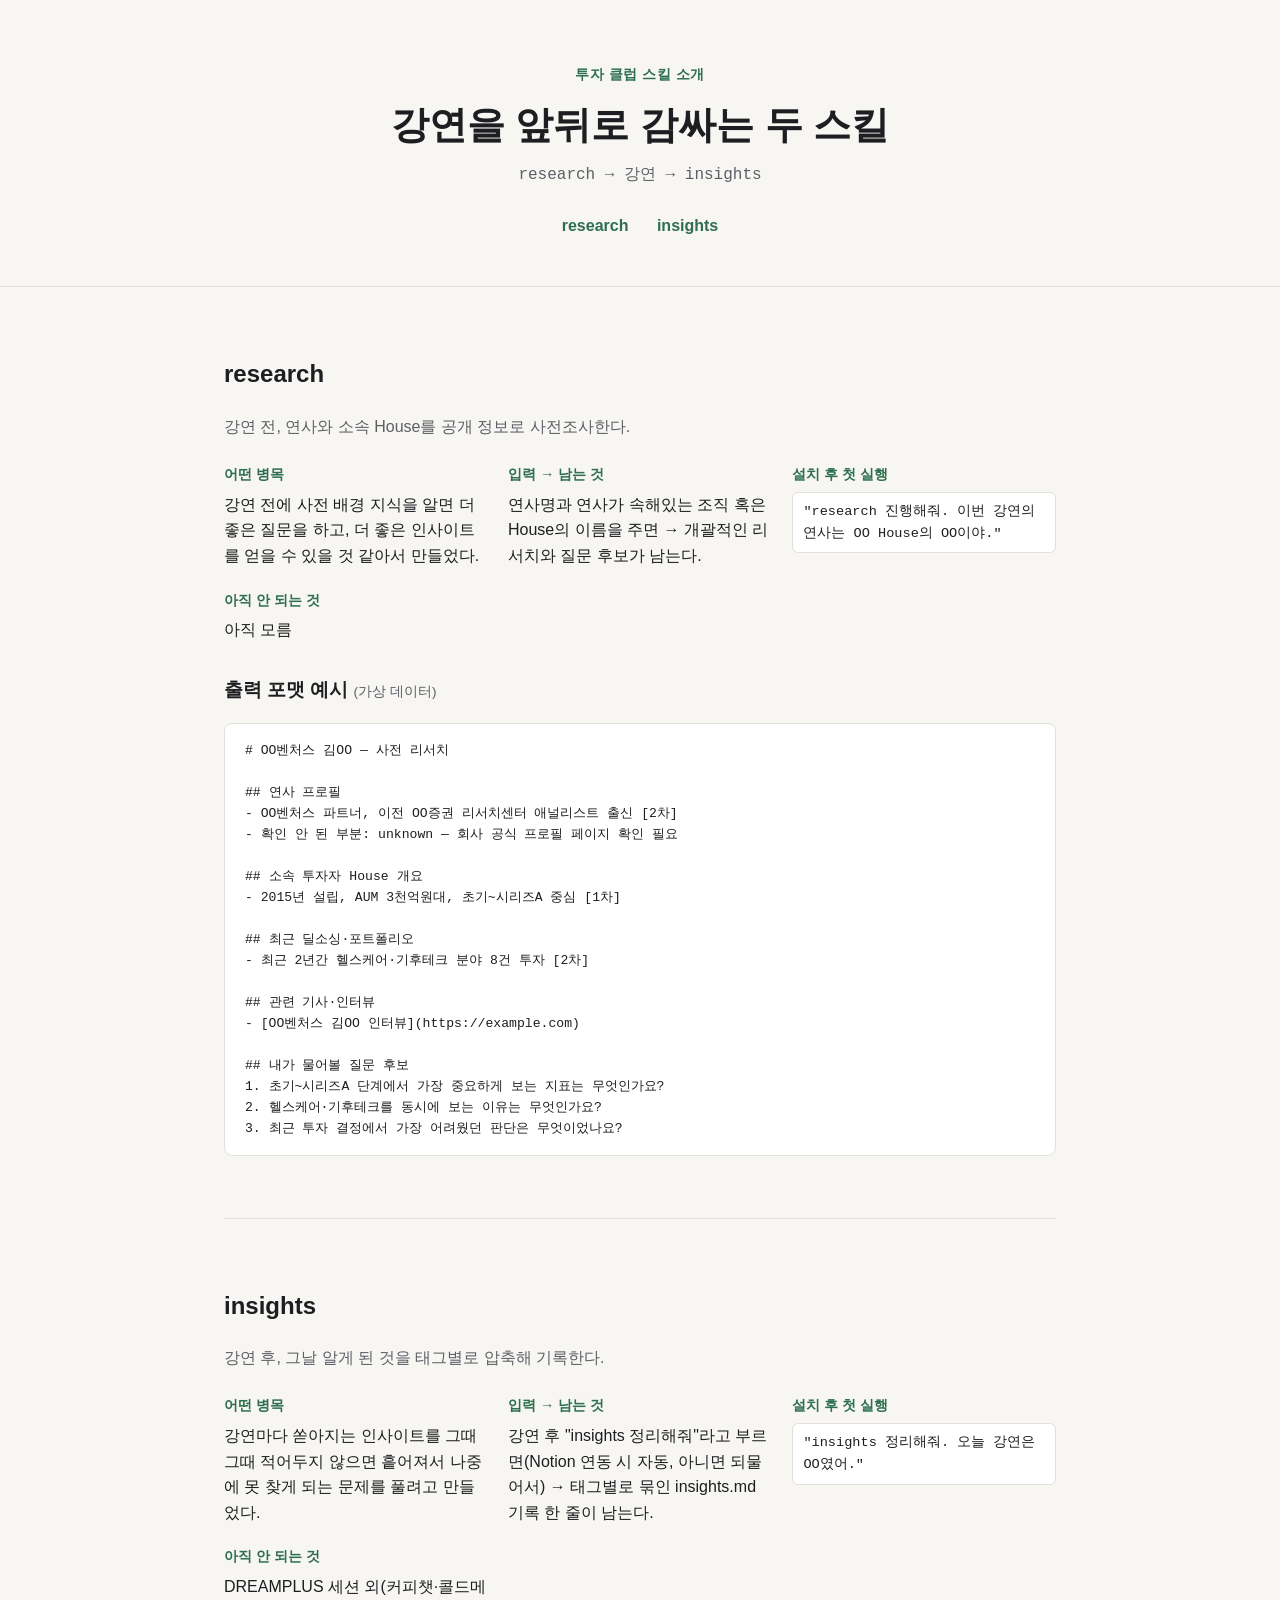
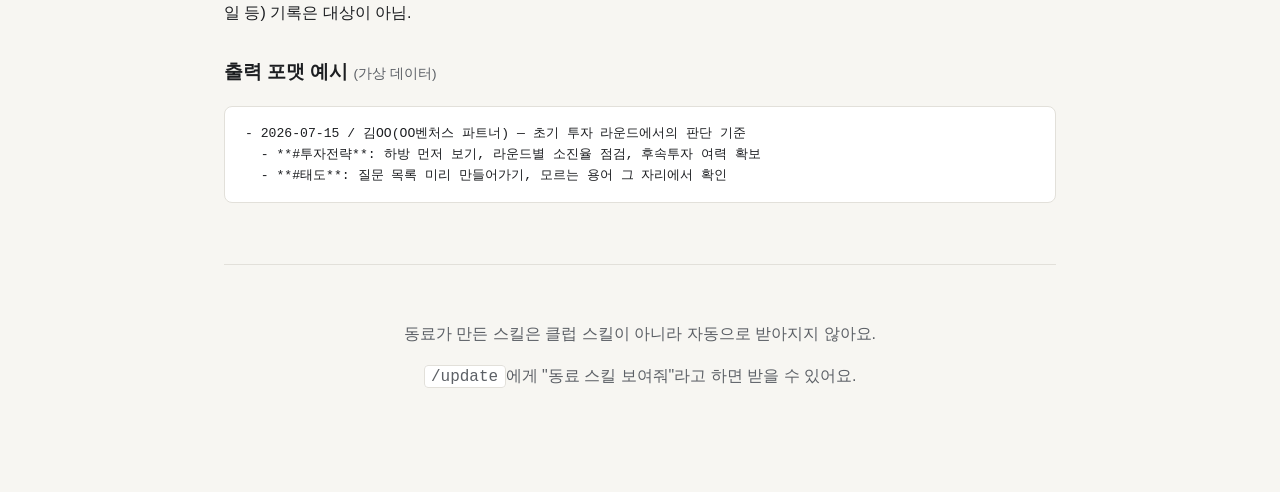
<file: intro-site/index.html>
<!doctype html>
<html lang="ko">
<head>
  <meta charset="UTF-8" />
  <meta name="viewport" content="width=device-width, initial-scale=1.0" />
  <title>research + insights — 투자 클럽 스킬 소개</title>
  <link rel="stylesheet" href="styles.css" />
</head>
<body>
  <header class="hero">
    <p class="hero-eyebrow">투자 클럽 스킬 소개</p>
    <h1>강연을 앞뒤로 감싸는 두 스킬</h1>
    <p class="hero-sub">research → 강연 → insights</p>
    <nav class="hero-nav">
      <a href="#research">research</a>
      <a href="#insights">insights</a>
    </nav>
  </header>

  <main>
    <section id="research" class="skill-section">
      <h2>research</h2>
      <p class="skill-tagline">강연 전, 연사와 소속 House를 공개 정보로 사전조사한다.</p>

      <div class="usage-grid">
        <div>
          <h3>어떤 병목</h3>
          <p>강연 전에 사전 배경 지식을 알면 더 좋은 질문을 하고, 더 좋은 인사이트를 얻을 수 있을 것 같아서 만들었다.</p>
        </div>
        <div>
          <h3>입력 → 남는 것</h3>
          <p>연사명과 연사가 속해있는 조직 혹은 House의 이름을 주면 → 개괄적인 리서치와 질문 후보가 남는다.</p>
        </div>
        <div>
          <h3>설치 후 첫 실행</h3>
          <p class="usage-command">"research 진행해줘. 이번 강연의 연사는 OO House의 OO이야."</p>
        </div>
        <div>
          <h3>아직 안 되는 것</h3>
          <p>아직 모름</p>
        </div>
      </div>

      <h3 class="sample-heading">출력 포맷 예시 <span class="sample-note">(가상 데이터)</span></h3>
      <pre class="sample-output"><code># OO벤처스 김OO — 사전 리서치

## 연사 프로필
- OO벤처스 파트너, 이전 OO증권 리서치센터 애널리스트 출신 [2차]
- 확인 안 된 부분: unknown — 회사 공식 프로필 페이지 확인 필요

## 소속 투자자 House 개요
- 2015년 설립, AUM 3천억원대, 초기~시리즈A 중심 [1차]

## 최근 딜소싱·포트폴리오
- 최근 2년간 헬스케어·기후테크 분야 8건 투자 [2차]

## 관련 기사·인터뷰
- [OO벤처스 김OO 인터뷰](https://example.com)

## 내가 물어볼 질문 후보
1. 초기~시리즈A 단계에서 가장 중요하게 보는 지표는 무엇인가요?
2. 헬스케어·기후테크를 동시에 보는 이유는 무엇인가요?
3. 최근 투자 결정에서 가장 어려웠던 판단은 무엇이었나요?</code></pre>
    </section>

    <section id="insights" class="skill-section">
      <h2>insights</h2>
      <p class="skill-tagline">강연 후, 그날 알게 된 것을 태그별로 압축해 기록한다.</p>

      <div class="usage-grid">
        <div>
          <h3>어떤 병목</h3>
          <p>강연마다 쏟아지는 인사이트를 그때그때 적어두지 않으면 흩어져서 나중에 못 찾게 되는 문제를 풀려고 만들었다.</p>
        </div>
        <div>
          <h3>입력 → 남는 것</h3>
          <p>강연 후 "insights 정리해줘"라고 부르면(Notion 연동 시 자동, 아니면 되물어서) → 태그별로 묶인 insights.md 기록 한 줄이 남는다.</p>
        </div>
        <div>
          <h3>설치 후 첫 실행</h3>
          <p class="usage-command">"insights 정리해줘. 오늘 강연은 OO였어."</p>
        </div>
        <div>
          <h3>아직 안 되는 것</h3>
          <p>DREAMPLUS 세션 외(커피챗·콜드메일 등) 기록은 대상이 아님.</p>
        </div>
      </div>

      <h3 class="sample-heading">출력 포맷 예시 <span class="sample-note">(가상 데이터)</span></h3>
      <pre class="sample-output"><code>- 2026-07-15 / 김OO(OO벤처스 파트너) — 초기 투자 라운드에서의 판단 기준
  - **#투자전략**: 하방 먼저 보기, 라운드별 소진율 점검, 후속투자 여력 확보
  - **#태도**: 질문 목록 미리 만들어가기, 모르는 용어 그 자리에서 확인</code></pre>
    </section>
  </main>

  <footer class="site-footer">
    <p>동료가 만든 스킬은 클럽 스킬이 아니라 자동으로 받아지지 않아요.</p>
    <p class="footer-cta"><code>/update</code>에게 "동료 스킬 보여줘"라고 하면 받을 수 있어요.</p>
  </footer>
</body>
</html>
</file>
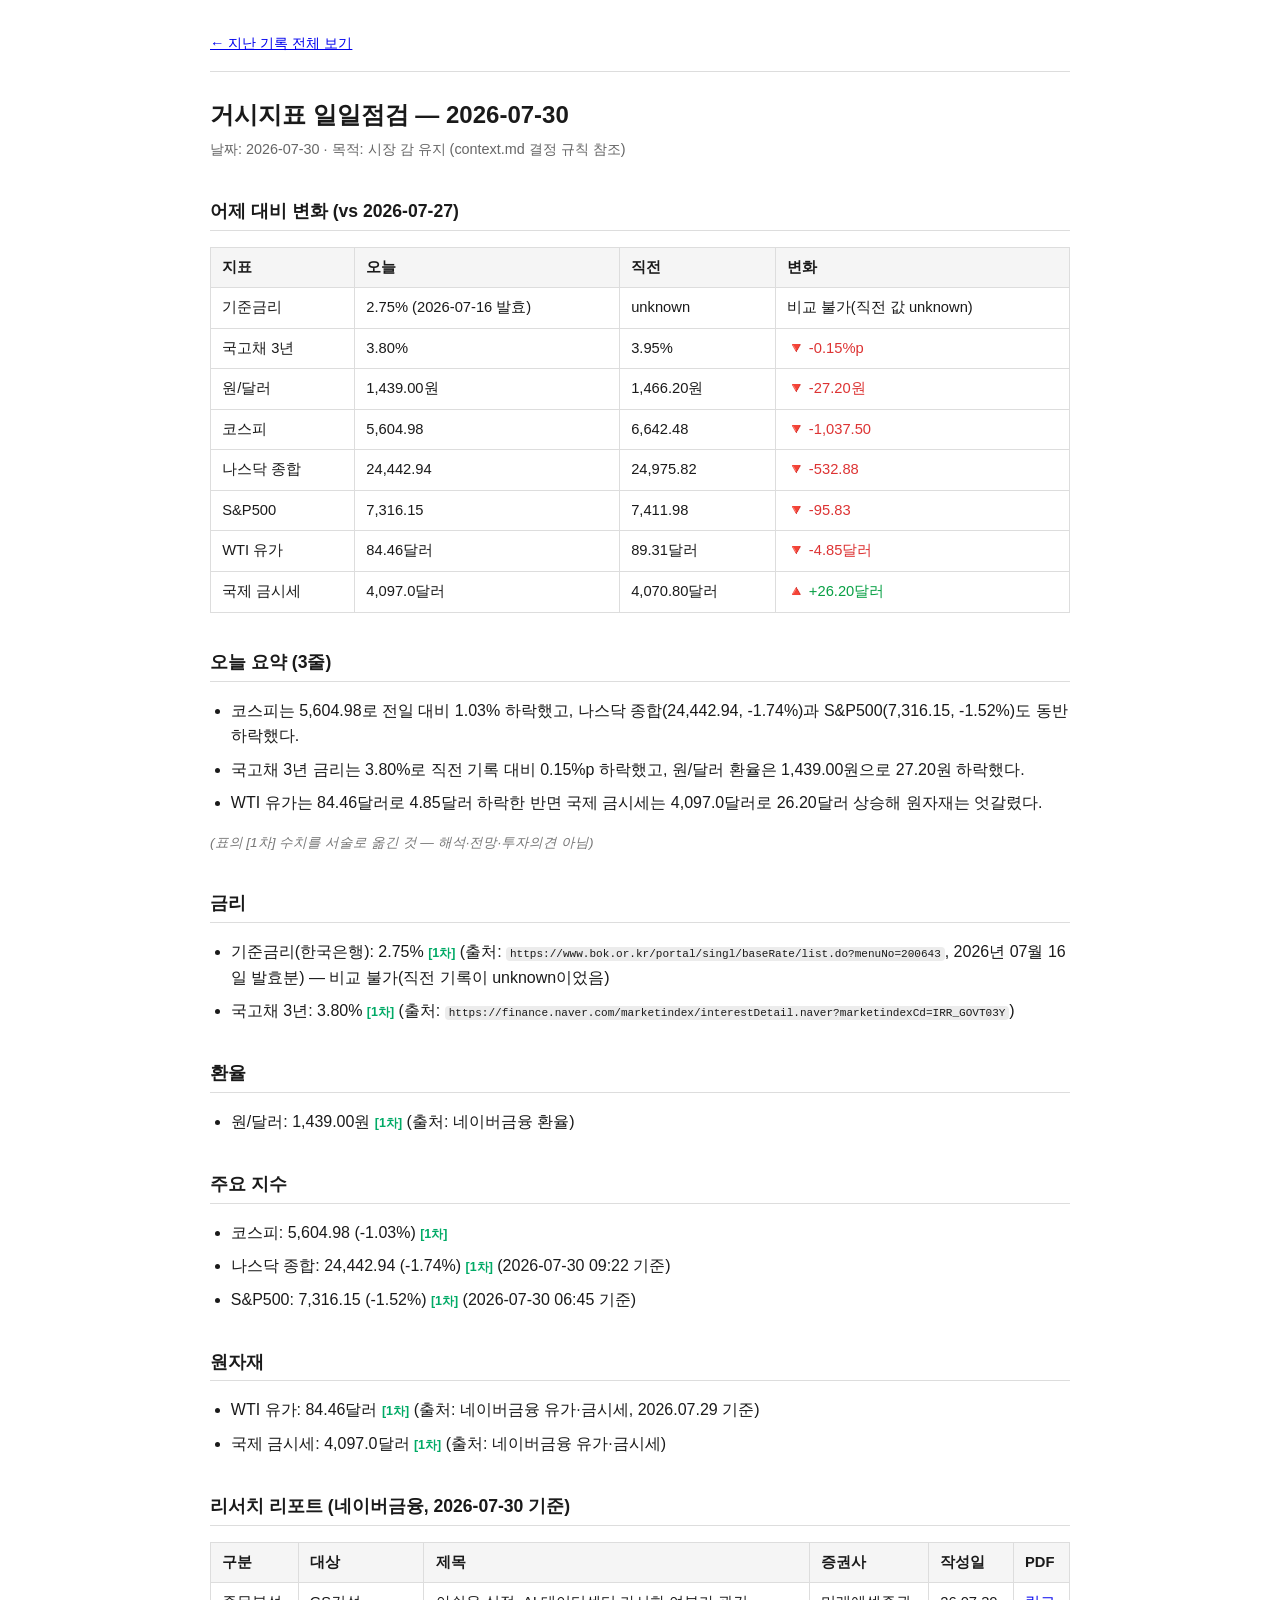
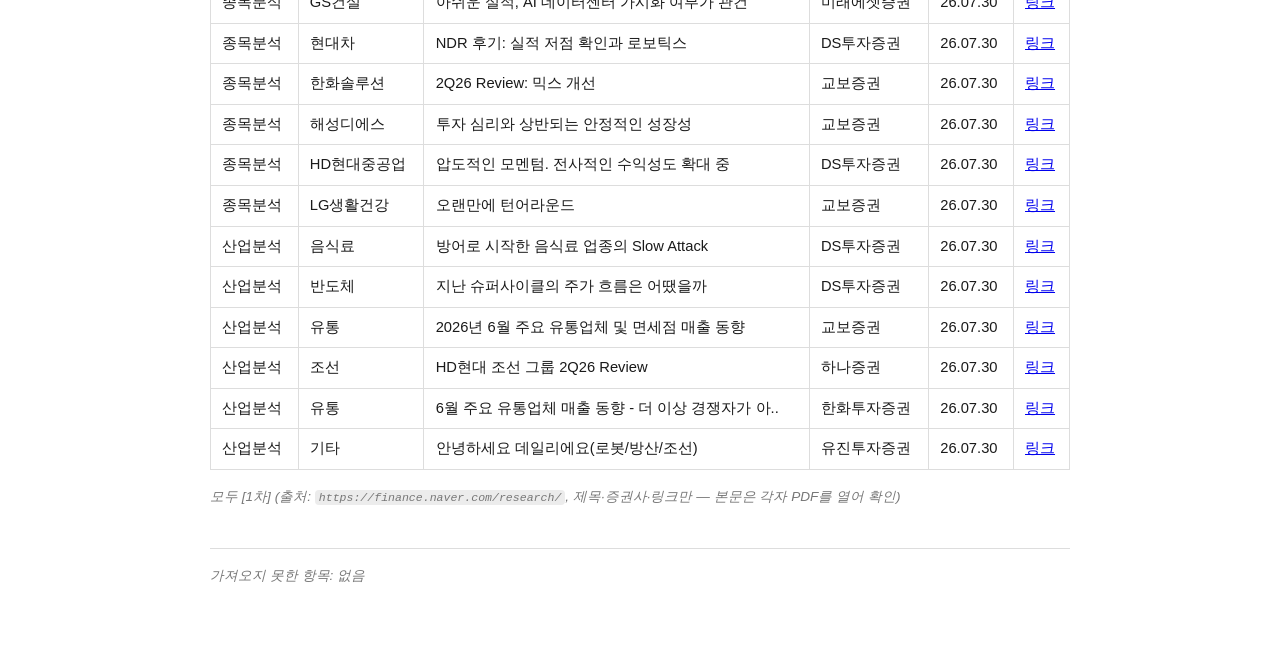
<file: public/index.html>
<!DOCTYPE html>
<html lang="ko">
<head>
<meta charset="UTF-8">
<meta name="viewport" content="width=device-width, initial-scale=1.0">
<title>거시지표 일일점검 — 2026-07-30</title>
<link rel="stylesheet" href="style.css">
</head>
<body>

<div class="nav"><a href="archive.html">← 지난 기록 전체 보기</a></div>

<h1>거시지표 일일점검 — 2026-07-30</h1>
<div class="meta">
  날짜: 2026-07-30 · 목적: 시장 감 유지 (context.md 결정 규칙 참조)
</div>

<h2>어제 대비 변화 (vs 2026-07-27)</h2>
<table>
<thead>
<tr><th>지표</th><th>오늘</th><th>직전</th><th>변화</th></tr>
</thead>
<tbody>
<tr><td>기준금리</td><td>2.75% (2026-07-16 발효)</td><td>unknown</td><td>비교 불가(직전 값 unknown)</td></tr>
<tr><td>국고채 3년</td><td>3.80%</td><td>3.95%</td><td class="down">🔻 -0.15%p</td></tr>
<tr><td>원/달러</td><td>1,439.00원</td><td>1,466.20원</td><td class="down">🔻 -27.20원</td></tr>
<tr><td>코스피</td><td>5,604.98</td><td>6,642.48</td><td class="down">🔻 -1,037.50</td></tr>
<tr><td>나스닥 종합</td><td>24,442.94</td><td>24,975.82</td><td class="down">🔻 -532.88</td></tr>
<tr><td>S&amp;P500</td><td>7,316.15</td><td>7,411.98</td><td class="down">🔻 -95.83</td></tr>
<tr><td>WTI 유가</td><td>84.46달러</td><td>89.31달러</td><td class="down">🔻 -4.85달러</td></tr>
<tr><td>국제 금시세</td><td>4,097.0달러</td><td>4,070.80달러</td><td class="up">🔺 +26.20달러</td></tr>
</tbody>
</table>

<h2>오늘 요약 (3줄)</h2>
<ul>
<li>코스피는 5,604.98로 전일 대비 1.03% 하락했고, 나스닥 종합(24,442.94, -1.74%)과 S&amp;P500(7,316.15, -1.52%)도 동반 하락했다.</li>
<li>국고채 3년 금리는 3.80%로 직전 기록 대비 0.15%p 하락했고, 원/달러 환율은 1,439.00원으로 27.20원 하락했다.</li>
<li>WTI 유가는 84.46달러로 4.85달러 하락한 반면 국제 금시세는 4,097.0달러로 26.20달러 상승해 원자재는 엇갈렸다.</li>
</ul>
<p class="note">(표의 [1차] 수치를 서술로 옮긴 것 — 해석·전망·투자의견 아님)</p>

<h2>금리</h2>
<ul>
<li>기준금리(한국은행): 2.75% <span class="tag">[1차]</span> (출처: <code>https://www.bok.or.kr/portal/singl/baseRate/list.do?menuNo=200643</code>, 2026년 07월 16일 발효분) — 비교 불가(직전 기록이 unknown이었음)</li>
<li>국고채 3년: 3.80% <span class="tag">[1차]</span> (출처: <code>https://finance.naver.com/marketindex/interestDetail.naver?marketindexCd=IRR_GOVT03Y</code>)</li>
</ul>

<h2>환율</h2>
<ul>
<li>원/달러: 1,439.00원 <span class="tag">[1차]</span> (출처: 네이버금융 환율)</li>
</ul>

<h2>주요 지수</h2>
<ul>
<li>코스피: 5,604.98 (-1.03%) <span class="tag">[1차]</span></li>
<li>나스닥 종합: 24,442.94 (-1.74%) <span class="tag">[1차]</span> (2026-07-30 09:22 기준)</li>
<li>S&amp;P500: 7,316.15 (-1.52%) <span class="tag">[1차]</span> (2026-07-30 06:45 기준)</li>
</ul>

<h2>원자재</h2>
<ul>
<li>WTI 유가: 84.46달러 <span class="tag">[1차]</span> (출처: 네이버금융 유가·금시세, 2026.07.29 기준)</li>
<li>국제 금시세: 4,097.0달러 <span class="tag">[1차]</span> (출처: 네이버금융 유가·금시세)</li>
</ul>

<h2>리서치 리포트 (네이버금융, 2026-07-30 기준)</h2>
<table>
<thead>
<tr><th>구분</th><th>대상</th><th>제목</th><th>증권사</th><th>작성일</th><th>PDF</th></tr>
</thead>
<tbody>
<tr><td>종목분석</td><td>GS건설</td><td>아쉬운 실적, AI 데이터센터 가시화 여부가 관건</td><td>미래에셋증권</td><td>26.07.30</td><td><a href="https://stock.pstatic.net/stock-research/company/56/20260730_company_253840000.pdf">링크</a></td></tr>
<tr><td>종목분석</td><td>현대차</td><td>NDR 후기: 실적 저점 확인과 로보틱스</td><td>DS투자증권</td><td>26.07.30</td><td><a href="https://stock.pstatic.net/stock-research/company/16/20260730_company_832462000.pdf">링크</a></td></tr>
<tr><td>종목분석</td><td>한화솔루션</td><td>2Q26 Review: 믹스 개선</td><td>교보증권</td><td>26.07.30</td><td><a href="https://stock.pstatic.net/stock-research/company/62/20260730_company_381054000.pdf">링크</a></td></tr>
<tr><td>종목분석</td><td>해성디에스</td><td>투자 심리와 상반되는 안정적인 성장성</td><td>교보증권</td><td>26.07.30</td><td><a href="https://stock.pstatic.net/stock-research/company/62/20260730_company_325256000.pdf">링크</a></td></tr>
<tr><td>종목분석</td><td>HD현대중공업</td><td>압도적인 모멘텀. 전사적인 수익성도 확대 중</td><td>DS투자증권</td><td>26.07.30</td><td><a href="https://stock.pstatic.net/stock-research/company/66/20260730_company_456373000.pdf">링크</a></td></tr>
<tr><td>종목분석</td><td>LG생활건강</td><td>오랜만에 턴어라운드</td><td>교보증권</td><td>26.07.30</td><td><a href="https://stock.pstatic.net/stock-research/company/62/20260730_company_47892000.pdf">링크</a></td></tr>
<tr><td>산업분석</td><td>음식료</td><td>방어로 시작한 음식료 업종의 Slow Attack</td><td>DS투자증권</td><td>26.07.30</td><td><a href="https://stock.pstatic.net/stock-research/industry/66/20260730_industry_701616000.pdf">링크</a></td></tr>
<tr><td>산업분석</td><td>반도체</td><td>지난 슈퍼사이클의 주가 흐름은 어땠을까</td><td>DS투자증권</td><td>26.07.30</td><td><a href="https://stock.pstatic.net/stock-research/industry/66/20260730_industry_807941000.pdf">링크</a></td></tr>
<tr><td>산업분석</td><td>유통</td><td>2026년 6월 주요 유통업체 및 면세점 매출 동향</td><td>교보증권</td><td>26.07.30</td><td><a href="https://stock.pstatic.net/stock-research/industry/62/20260730_industry_872561000.pdf">링크</a></td></tr>
<tr><td>산업분석</td><td>조선</td><td>HD현대 조선 그룹 2Q26 Review</td><td>하나증권</td><td>26.07.30</td><td><a href="https://stock.pstatic.net/stock-research/industry/57/20260730_industry_49774000.pdf">링크</a></td></tr>
<tr><td>산업분석</td><td>유통</td><td>6월 주요 유통업체 매출 동향 - 더 이상 경쟁자가 아..</td><td>한화투자증권</td><td>26.07.30</td><td><a href="https://stock.pstatic.net/stock-research/industry/16/20260730_industry_931178000.pdf">링크</a></td></tr>
<tr><td>산업분석</td><td>기타</td><td>안녕하세요 데일리에요(로봇/방산/조선)</td><td>유진투자증권</td><td>26.07.30</td><td><a href="https://stock.pstatic.net/stock-research/industry/63/20260730_industry_45024000.pdf">링크</a></td></tr>
</tbody>
</table>
<p class="note">모두 [1차] (출처: <code>https://finance.naver.com/research/</code>, 제목·증권사·링크만 — 본문은 각자 PDF를 열어 확인)</p>

<hr>
<p class="note">가져오지 못한 항목: 없음</p>

</body>
</html>
</file>
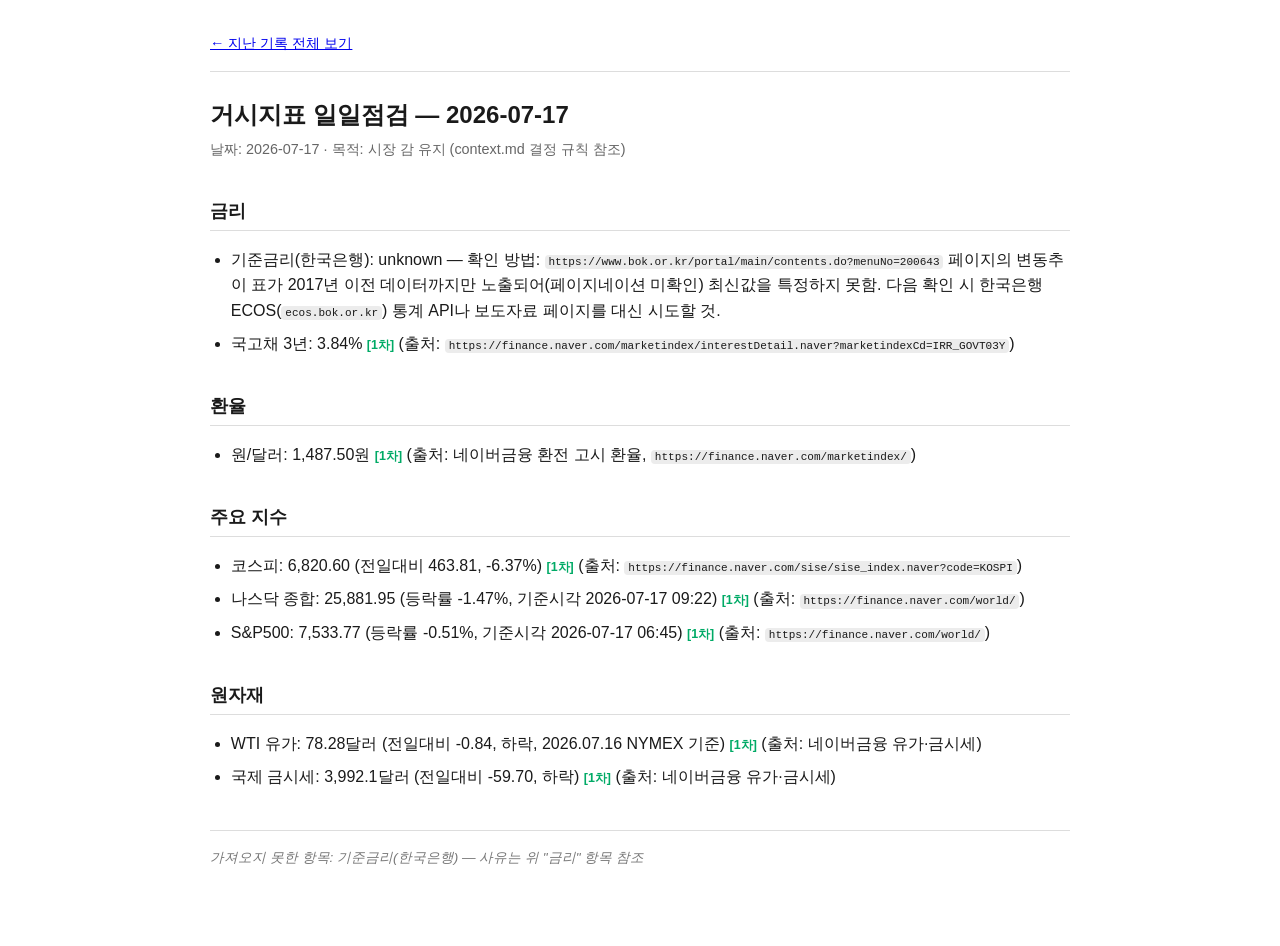
<file: public/2026-07-17.html>
<!DOCTYPE html>
<html lang="ko">
<head>
<meta charset="UTF-8">
<meta name="viewport" content="width=device-width, initial-scale=1.0">
<title>거시지표 일일점검 — 2026-07-17</title>
<link rel="stylesheet" href="style.css">
</head>
<body>

<div class="nav"><a href="archive.html">← 지난 기록 전체 보기</a></div>

<h1>거시지표 일일점검 — 2026-07-17</h1>
<div class="meta">
  날짜: 2026-07-17 · 목적: 시장 감 유지 (context.md 결정 규칙 참조)
</div>

<h2>금리</h2>
<ul>
<li>기준금리(한국은행): unknown — 확인 방법: <code>https://www.bok.or.kr/portal/main/contents.do?menuNo=200643</code> 페이지의 변동추이 표가 2017년 이전 데이터까지만 노출되어(페이지네이션 미확인) 최신값을 특정하지 못함. 다음 확인 시 한국은행 ECOS(<code>ecos.bok.or.kr</code>) 통계 API나 보도자료 페이지를 대신 시도할 것.</li>
<li>국고채 3년: 3.84% <span class="tag">[1차]</span> (출처: <code>https://finance.naver.com/marketindex/interestDetail.naver?marketindexCd=IRR_GOVT03Y</code>)</li>
</ul>

<h2>환율</h2>
<ul>
<li>원/달러: 1,487.50원 <span class="tag">[1차]</span> (출처: 네이버금융 환전 고시 환율, <code>https://finance.naver.com/marketindex/</code>)</li>
</ul>

<h2>주요 지수</h2>
<ul>
<li>코스피: 6,820.60 (전일대비 463.81, -6.37%) <span class="tag">[1차]</span> (출처: <code>https://finance.naver.com/sise/sise_index.naver?code=KOSPI</code>)</li>
<li>나스닥 종합: 25,881.95 (등락률 -1.47%, 기준시각 2026-07-17 09:22) <span class="tag">[1차]</span> (출처: <code>https://finance.naver.com/world/</code>)</li>
<li>S&amp;P500: 7,533.77 (등락률 -0.51%, 기준시각 2026-07-17 06:45) <span class="tag">[1차]</span> (출처: <code>https://finance.naver.com/world/</code>)</li>
</ul>

<h2>원자재</h2>
<ul>
<li>WTI 유가: 78.28달러 (전일대비 -0.84, 하락, 2026.07.16 NYMEX 기준) <span class="tag">[1차]</span> (출처: 네이버금융 유가·금시세)</li>
<li>국제 금시세: 3,992.1달러 (전일대비 -59.70, 하락) <span class="tag">[1차]</span> (출처: 네이버금융 유가·금시세)</li>
</ul>

<hr>
<p class="note">가져오지 못한 항목: 기준금리(한국은행) — 사유는 위 "금리" 항목 참조</p>

</body>
</html>
</file>
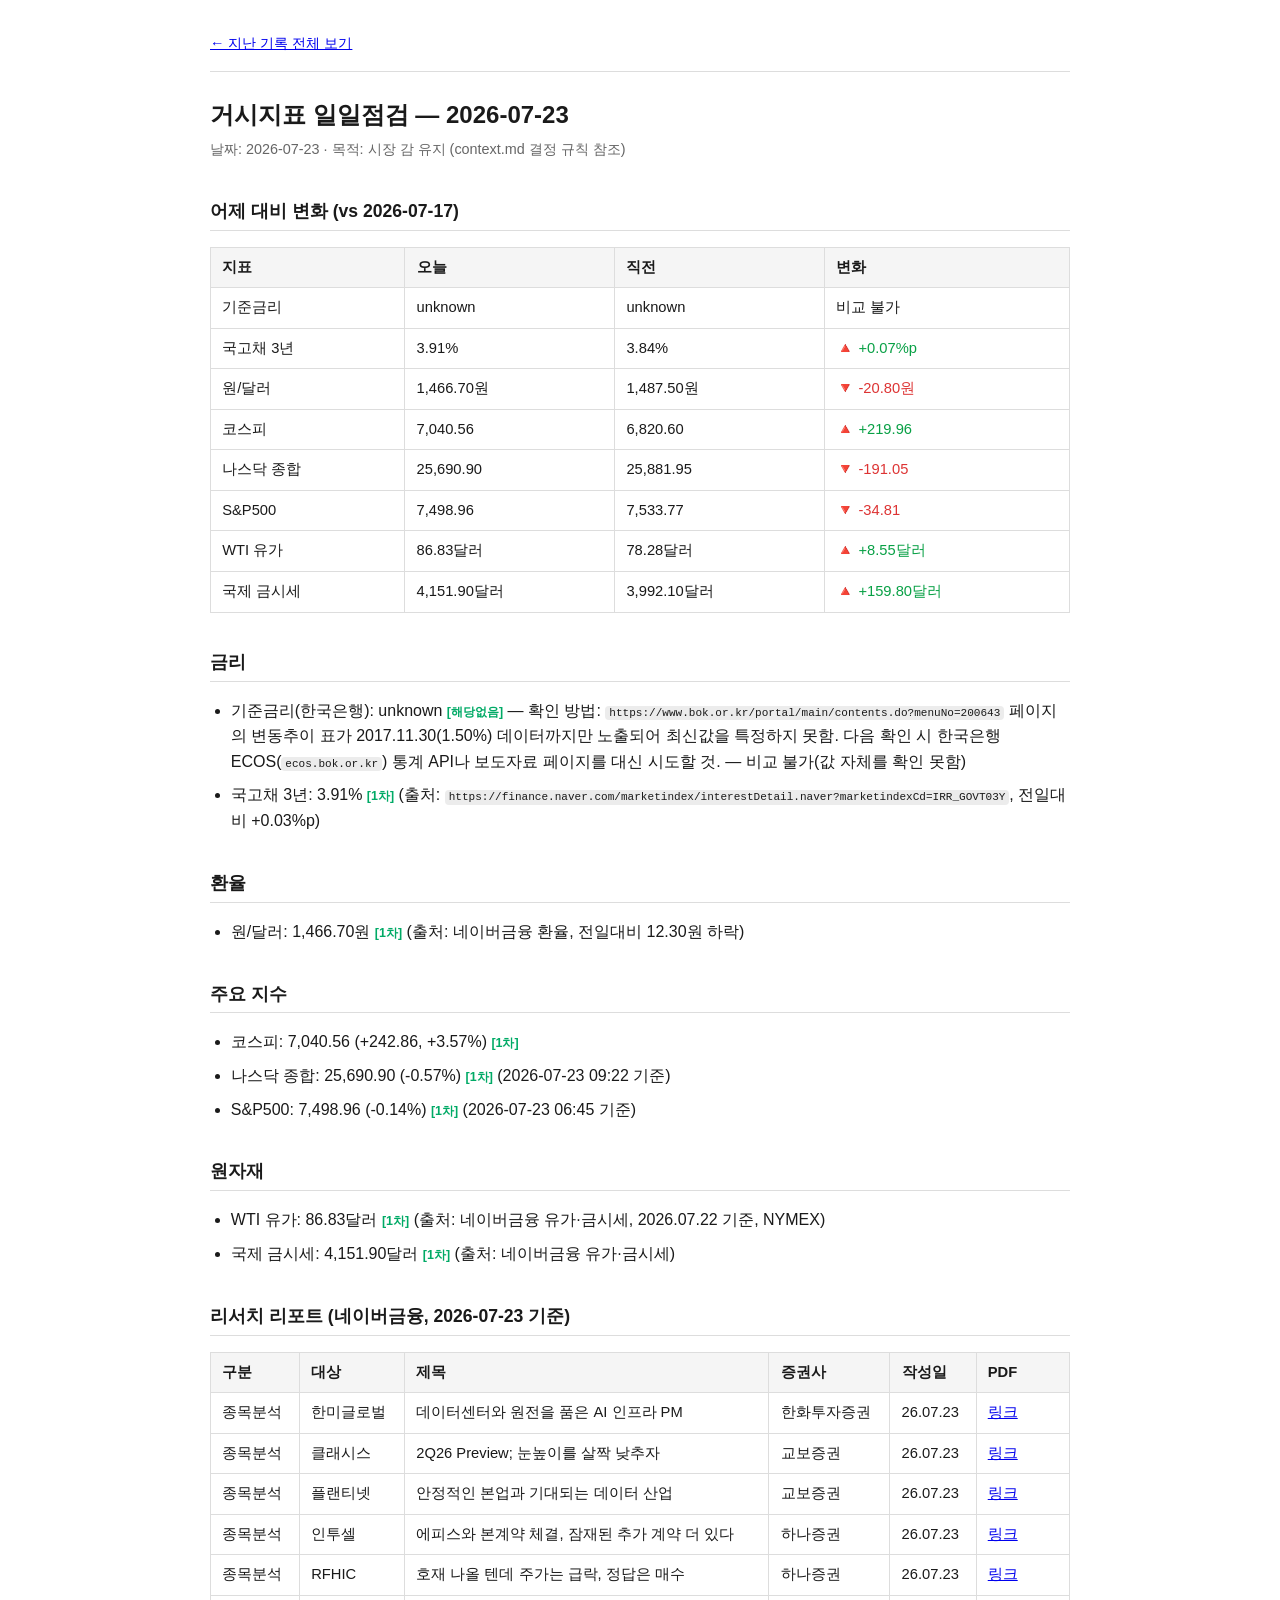
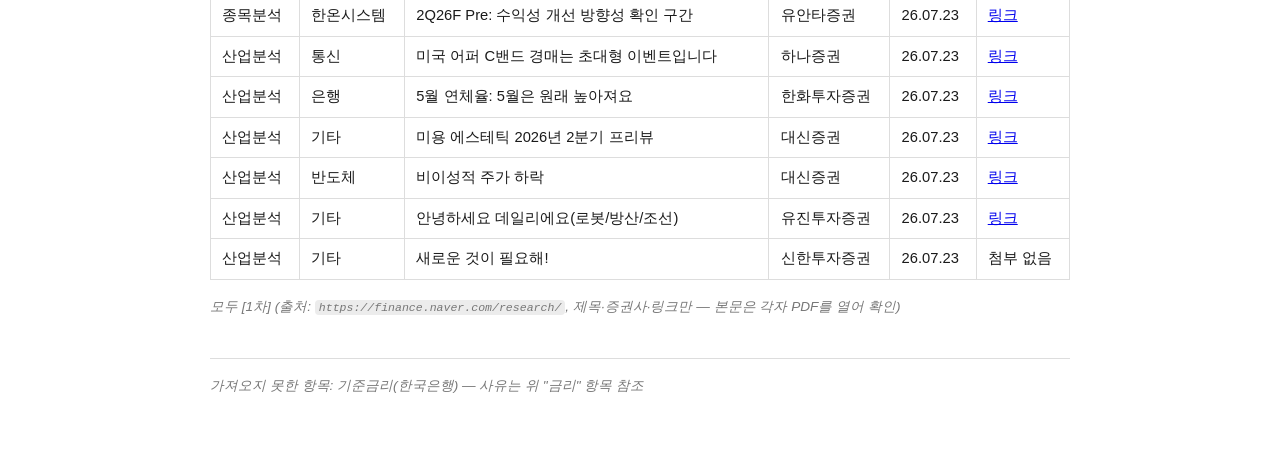
<file: public/2026-07-23.html>
<!DOCTYPE html>
<html lang="ko">
<head>
<meta charset="UTF-8">
<meta name="viewport" content="width=device-width, initial-scale=1.0">
<title>거시지표 일일점검 — 2026-07-23</title>
<link rel="stylesheet" href="style.css">
</head>
<body>

<div class="nav"><a href="archive.html">← 지난 기록 전체 보기</a></div>

<h1>거시지표 일일점검 — 2026-07-23</h1>
<div class="meta">
  날짜: 2026-07-23 · 목적: 시장 감 유지 (context.md 결정 규칙 참조)
</div>

<h2>어제 대비 변화 (vs 2026-07-17)</h2>
<table>
<thead>
<tr><th>지표</th><th>오늘</th><th>직전</th><th>변화</th></tr>
</thead>
<tbody>
<tr><td>기준금리</td><td>unknown</td><td>unknown</td><td>비교 불가</td></tr>
<tr><td>국고채 3년</td><td>3.91%</td><td>3.84%</td><td class="up">🔺 +0.07%p</td></tr>
<tr><td>원/달러</td><td>1,466.70원</td><td>1,487.50원</td><td class="down">🔻 -20.80원</td></tr>
<tr><td>코스피</td><td>7,040.56</td><td>6,820.60</td><td class="up">🔺 +219.96</td></tr>
<tr><td>나스닥 종합</td><td>25,690.90</td><td>25,881.95</td><td class="down">🔻 -191.05</td></tr>
<tr><td>S&amp;P500</td><td>7,498.96</td><td>7,533.77</td><td class="down">🔻 -34.81</td></tr>
<tr><td>WTI 유가</td><td>86.83달러</td><td>78.28달러</td><td class="up">🔺 +8.55달러</td></tr>
<tr><td>국제 금시세</td><td>4,151.90달러</td><td>3,992.10달러</td><td class="up">🔺 +159.80달러</td></tr>
</tbody>
</table>

<h2>금리</h2>
<ul>
<li>기준금리(한국은행): unknown <span class="tag">[해당없음]</span> — 확인 방법: <code>https://www.bok.or.kr/portal/main/contents.do?menuNo=200643</code> 페이지의 변동추이 표가 2017.11.30(1.50%) 데이터까지만 노출되어 최신값을 특정하지 못함. 다음 확인 시 한국은행 ECOS(<code>ecos.bok.or.kr</code>) 통계 API나 보도자료 페이지를 대신 시도할 것. — 비교 불가(값 자체를 확인 못함)</li>
<li>국고채 3년: 3.91% <span class="tag">[1차]</span> (출처: <code>https://finance.naver.com/marketindex/interestDetail.naver?marketindexCd=IRR_GOVT03Y</code>, 전일대비 +0.03%p)</li>
</ul>

<h2>환율</h2>
<ul>
<li>원/달러: 1,466.70원 <span class="tag">[1차]</span> (출처: 네이버금융 환율, 전일대비 12.30원 하락)</li>
</ul>

<h2>주요 지수</h2>
<ul>
<li>코스피: 7,040.56 (+242.86, +3.57%) <span class="tag">[1차]</span></li>
<li>나스닥 종합: 25,690.90 (-0.57%) <span class="tag">[1차]</span> (2026-07-23 09:22 기준)</li>
<li>S&amp;P500: 7,498.96 (-0.14%) <span class="tag">[1차]</span> (2026-07-23 06:45 기준)</li>
</ul>

<h2>원자재</h2>
<ul>
<li>WTI 유가: 86.83달러 <span class="tag">[1차]</span> (출처: 네이버금융 유가·금시세, 2026.07.22 기준, NYMEX)</li>
<li>국제 금시세: 4,151.90달러 <span class="tag">[1차]</span> (출처: 네이버금융 유가·금시세)</li>
</ul>

<h2>리서치 리포트 (네이버금융, 2026-07-23 기준)</h2>
<table>
<thead>
<tr><th>구분</th><th>대상</th><th>제목</th><th>증권사</th><th>작성일</th><th>PDF</th></tr>
</thead>
<tbody>
<tr><td>종목분석</td><td>한미글로벌</td><td>데이터센터와 원전을 품은 AI 인프라 PM</td><td>한화투자증권</td><td>26.07.23</td><td><a href="https://stock.pstatic.net/stock-research/company/16/20260723_company_693655000.pdf">링크</a></td></tr>
<tr><td>종목분석</td><td>클래시스</td><td>2Q26 Preview; 눈높이를 살짝 낮추자</td><td>교보증권</td><td>26.07.23</td><td><a href="https://stock.pstatic.net/stock-research/company/62/20260723_company_522692000.pdf">링크</a></td></tr>
<tr><td>종목분석</td><td>플랜티넷</td><td>안정적인 본업과 기대되는 데이터 산업</td><td>교보증권</td><td>26.07.23</td><td><a href="https://stock.pstatic.net/stock-research/company/62/20260723_company_994691000.pdf">링크</a></td></tr>
<tr><td>종목분석</td><td>인투셀</td><td>에피스와 본계약 체결, 잠재된 추가 계약 더 있다</td><td>하나증권</td><td>26.07.23</td><td><a href="https://stock.pstatic.net/stock-research/company/57/20260723_company_139776000.pdf">링크</a></td></tr>
<tr><td>종목분석</td><td>RFHIC</td><td>호재 나올 텐데 주가는 급락, 정답은 매수</td><td>하나증권</td><td>26.07.23</td><td><a href="https://stock.pstatic.net/stock-research/company/57/20260723_company_184323000.pdf">링크</a></td></tr>
<tr><td>종목분석</td><td>한온시스템</td><td>2Q26F Pre: 수익성 개선 방향성 확인 구간</td><td>유안타증권</td><td>26.07.23</td><td><a href="https://stock.pstatic.net/stock-research/company/18/20260723_company_895124000.pdf">링크</a></td></tr>
<tr><td>산업분석</td><td>통신</td><td>미국 어퍼 C밴드 경매는 초대형 이벤트입니다</td><td>하나증권</td><td>26.07.23</td><td><a href="https://stock.pstatic.net/stock-research/industry/57/20260723_industry_213197000.pdf">링크</a></td></tr>
<tr><td>산업분석</td><td>은행</td><td>5월 연체율: 5월은 원래 높아져요</td><td>한화투자증권</td><td>26.07.23</td><td><a href="https://stock.pstatic.net/stock-research/industry/16/20260723_industry_933812000.pdf">링크</a></td></tr>
<tr><td>산업분석</td><td>기타</td><td>미용 에스테틱 2026년 2분기 프리뷰</td><td>대신증권</td><td>26.07.23</td><td><a href="https://stock.pstatic.net/stock-research/industry/15/20260723_industry_133047000.pdf">링크</a></td></tr>
<tr><td>산업분석</td><td>반도체</td><td>비이성적 주가 하락</td><td>대신증권</td><td>26.07.23</td><td><a href="https://stock.pstatic.net/stock-research/industry/15/20260723_industry_285405000.pdf">링크</a></td></tr>
<tr><td>산업분석</td><td>기타</td><td>안녕하세요 데일리에요(로봇/방산/조선)</td><td>유진투자증권</td><td>26.07.23</td><td><a href="https://stock.pstatic.net/stock-research/industry/63/20260723_industry_873851000.pdf">링크</a></td></tr>
<tr><td>산업분석</td><td>기타</td><td>새로운 것이 필요해!</td><td>신한투자증권</td><td>26.07.23</td><td>첨부 없음</td></tr>
</tbody>
</table>
<p class="note">모두 [1차] (출처: <code>https://finance.naver.com/research/</code>, 제목·증권사·링크만 — 본문은 각자 PDF를 열어 확인)</p>

<hr>
<p class="note">가져오지 못한 항목: 기준금리(한국은행) — 사유는 위 "금리" 항목 참조</p>

</body>
</html>
</file>
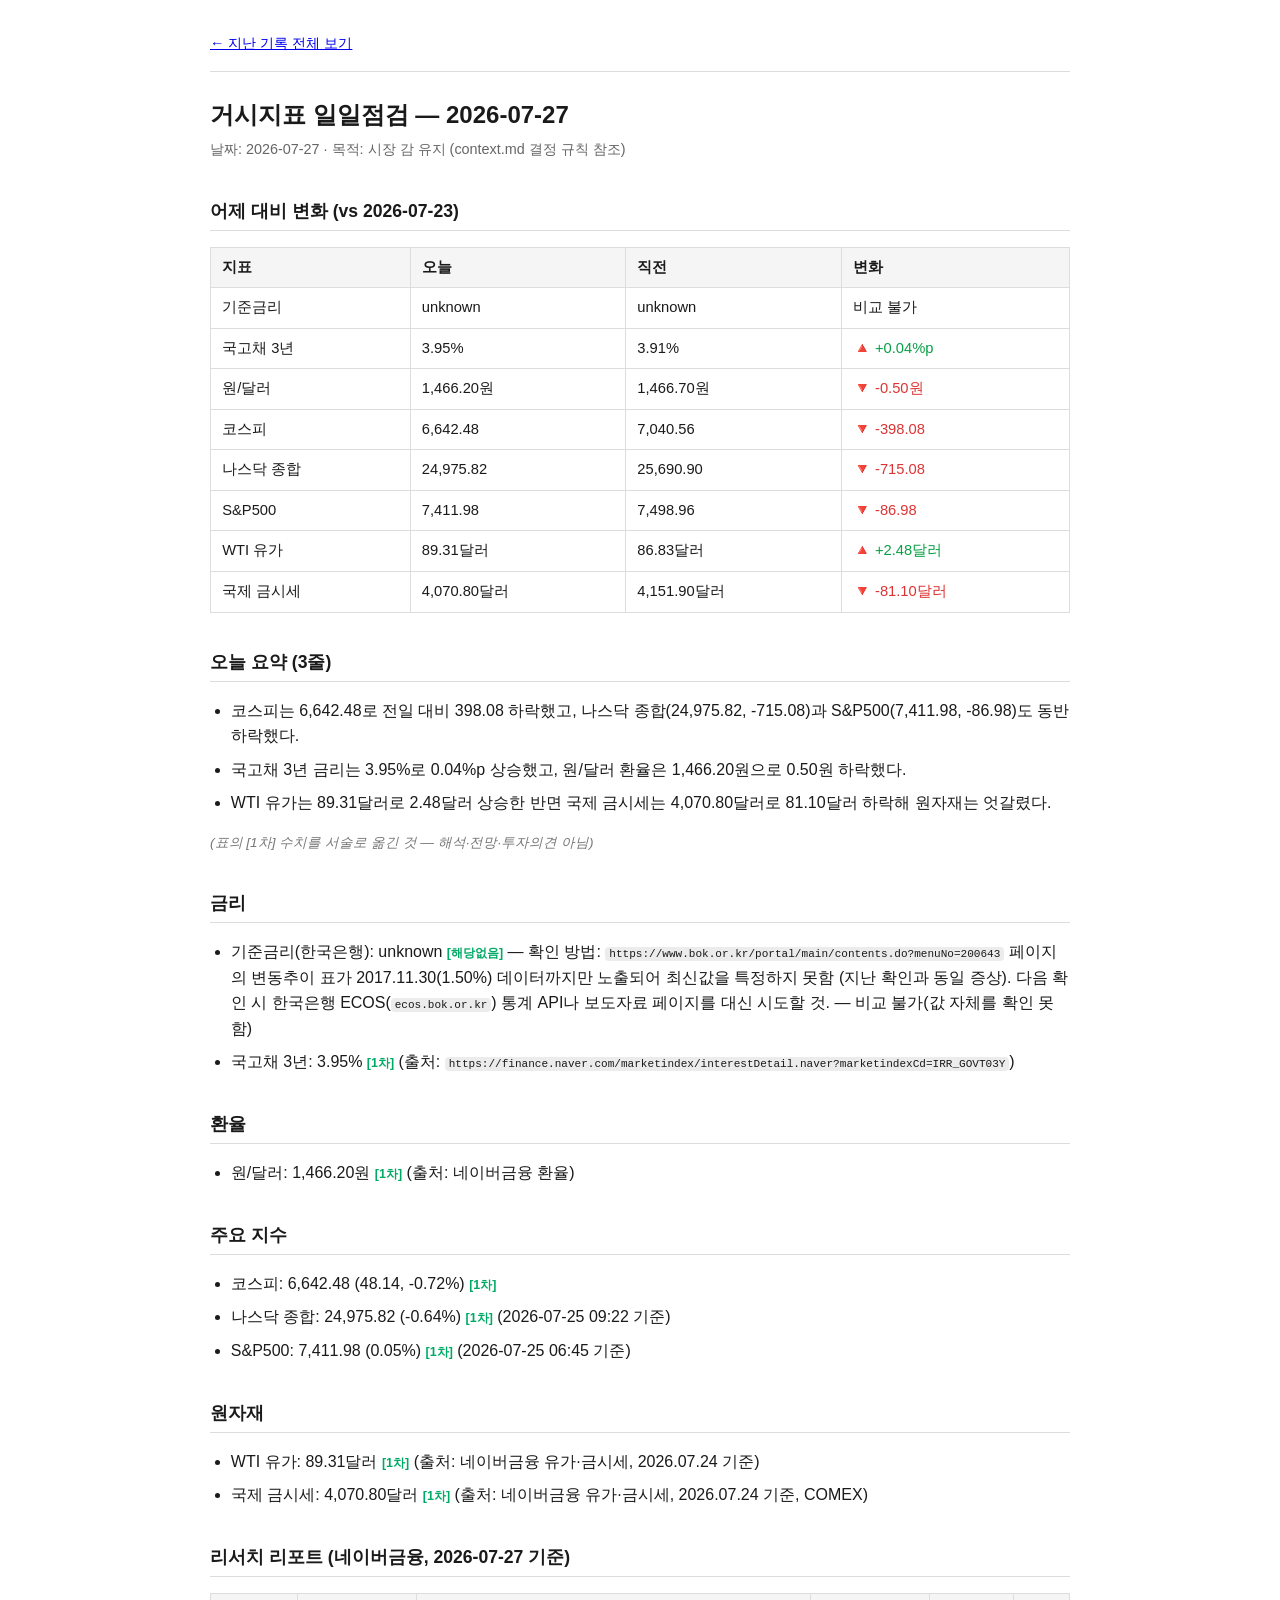
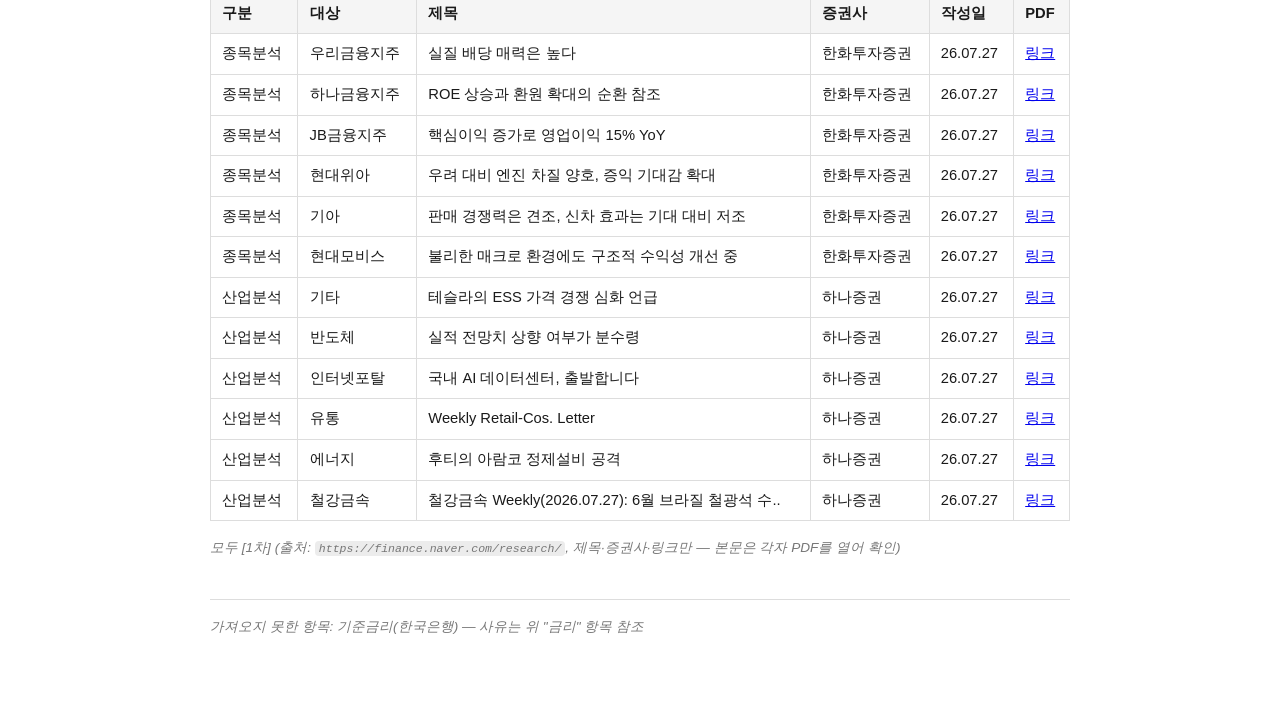
<file: public/2026-07-27.html>
<!DOCTYPE html>
<html lang="ko">
<head>
<meta charset="UTF-8">
<meta name="viewport" content="width=device-width, initial-scale=1.0">
<title>거시지표 일일점검 — 2026-07-27</title>
<link rel="stylesheet" href="style.css">
</head>
<body>

<div class="nav"><a href="archive.html">← 지난 기록 전체 보기</a></div>

<h1>거시지표 일일점검 — 2026-07-27</h1>
<div class="meta">
  날짜: 2026-07-27 · 목적: 시장 감 유지 (context.md 결정 규칙 참조)
</div>

<h2>어제 대비 변화 (vs 2026-07-23)</h2>
<table>
<thead>
<tr><th>지표</th><th>오늘</th><th>직전</th><th>변화</th></tr>
</thead>
<tbody>
<tr><td>기준금리</td><td>unknown</td><td>unknown</td><td>비교 불가</td></tr>
<tr><td>국고채 3년</td><td>3.95%</td><td>3.91%</td><td class="up">🔺 +0.04%p</td></tr>
<tr><td>원/달러</td><td>1,466.20원</td><td>1,466.70원</td><td class="down">🔻 -0.50원</td></tr>
<tr><td>코스피</td><td>6,642.48</td><td>7,040.56</td><td class="down">🔻 -398.08</td></tr>
<tr><td>나스닥 종합</td><td>24,975.82</td><td>25,690.90</td><td class="down">🔻 -715.08</td></tr>
<tr><td>S&amp;P500</td><td>7,411.98</td><td>7,498.96</td><td class="down">🔻 -86.98</td></tr>
<tr><td>WTI 유가</td><td>89.31달러</td><td>86.83달러</td><td class="up">🔺 +2.48달러</td></tr>
<tr><td>국제 금시세</td><td>4,070.80달러</td><td>4,151.90달러</td><td class="down">🔻 -81.10달러</td></tr>
</tbody>
</table>

<h2>오늘 요약 (3줄)</h2>
<ul>
<li>코스피는 6,642.48로 전일 대비 398.08 하락했고, 나스닥 종합(24,975.82, -715.08)과 S&amp;P500(7,411.98, -86.98)도 동반 하락했다.</li>
<li>국고채 3년 금리는 3.95%로 0.04%p 상승했고, 원/달러 환율은 1,466.20원으로 0.50원 하락했다.</li>
<li>WTI 유가는 89.31달러로 2.48달러 상승한 반면 국제 금시세는 4,070.80달러로 81.10달러 하락해 원자재는 엇갈렸다.</li>
</ul>
<p class="note">(표의 [1차] 수치를 서술로 옮긴 것 — 해석·전망·투자의견 아님)</p>

<h2>금리</h2>
<ul>
<li>기준금리(한국은행): unknown <span class="tag">[해당없음]</span> — 확인 방법: <code>https://www.bok.or.kr/portal/main/contents.do?menuNo=200643</code> 페이지의 변동추이 표가 2017.11.30(1.50%) 데이터까지만 노출되어 최신값을 특정하지 못함 (지난 확인과 동일 증상). 다음 확인 시 한국은행 ECOS(<code>ecos.bok.or.kr</code>) 통계 API나 보도자료 페이지를 대신 시도할 것. — 비교 불가(값 자체를 확인 못함)</li>
<li>국고채 3년: 3.95% <span class="tag">[1차]</span> (출처: <code>https://finance.naver.com/marketindex/interestDetail.naver?marketindexCd=IRR_GOVT03Y</code>)</li>
</ul>

<h2>환율</h2>
<ul>
<li>원/달러: 1,466.20원 <span class="tag">[1차]</span> (출처: 네이버금융 환율)</li>
</ul>

<h2>주요 지수</h2>
<ul>
<li>코스피: 6,642.48 (48.14, -0.72%) <span class="tag">[1차]</span></li>
<li>나스닥 종합: 24,975.82 (-0.64%) <span class="tag">[1차]</span> (2026-07-25 09:22 기준)</li>
<li>S&amp;P500: 7,411.98 (0.05%) <span class="tag">[1차]</span> (2026-07-25 06:45 기준)</li>
</ul>

<h2>원자재</h2>
<ul>
<li>WTI 유가: 89.31달러 <span class="tag">[1차]</span> (출처: 네이버금융 유가·금시세, 2026.07.24 기준)</li>
<li>국제 금시세: 4,070.80달러 <span class="tag">[1차]</span> (출처: 네이버금융 유가·금시세, 2026.07.24 기준, COMEX)</li>
</ul>

<h2>리서치 리포트 (네이버금융, 2026-07-27 기준)</h2>
<table>
<thead>
<tr><th>구분</th><th>대상</th><th>제목</th><th>증권사</th><th>작성일</th><th>PDF</th></tr>
</thead>
<tbody>
<tr><td>종목분석</td><td>우리금융지주</td><td>실질 배당 매력은 높다</td><td>한화투자증권</td><td>26.07.27</td><td><a href="https://stock.pstatic.net/stock-research/company/16/20260727_company_872509000.pdf">링크</a></td></tr>
<tr><td>종목분석</td><td>하나금융지주</td><td>ROE 상승과 환원 확대의 순환 참조</td><td>한화투자증권</td><td>26.07.27</td><td><a href="https://stock.pstatic.net/stock-research/company/16/20260727_company_808989000.pdf">링크</a></td></tr>
<tr><td>종목분석</td><td>JB금융지주</td><td>핵심이익 증가로 영업이익 15% YoY</td><td>한화투자증권</td><td>26.07.27</td><td><a href="https://stock.pstatic.net/stock-research/company/16/20260727_company_253980000.pdf">링크</a></td></tr>
<tr><td>종목분석</td><td>현대위아</td><td>우려 대비 엔진 차질 양호, 증익 기대감 확대</td><td>한화투자증권</td><td>26.07.27</td><td><a href="https://stock.pstatic.net/stock-research/company/16/20260727_company_383476000.pdf">링크</a></td></tr>
<tr><td>종목분석</td><td>기아</td><td>판매 경쟁력은 견조, 신차 효과는 기대 대비 저조</td><td>한화투자증권</td><td>26.07.27</td><td><a href="https://stock.pstatic.net/stock-research/company/16/20260727_company_135416000.pdf">링크</a></td></tr>
<tr><td>종목분석</td><td>현대모비스</td><td>불리한 매크로 환경에도 구조적 수익성 개선 중</td><td>한화투자증권</td><td>26.07.27</td><td><a href="https://stock.pstatic.net/stock-research/company/16/20260727_company_917809000.pdf">링크</a></td></tr>
<tr><td>산업분석</td><td>기타</td><td>테슬라의 ESS 가격 경쟁 심화 언급</td><td>하나증권</td><td>26.07.27</td><td><a href="https://stock.pstatic.net/stock-research/industry/57/20260727_industry_600600000.pdf">링크</a></td></tr>
<tr><td>산업분석</td><td>반도체</td><td>실적 전망치 상향 여부가 분수령</td><td>하나증권</td><td>26.07.27</td><td><a href="https://stock.pstatic.net/stock-research/industry/57/20260727_industry_261982000.pdf">링크</a></td></tr>
<tr><td>산업분석</td><td>인터넷포탈</td><td>국내 AI 데이터센터, 출발합니다</td><td>하나증권</td><td>26.07.27</td><td><a href="https://stock.pstatic.net/stock-research/industry/57/20260727_industry_692068000.pdf">링크</a></td></tr>
<tr><td>산업분석</td><td>유통</td><td>Weekly Retail-Cos. Letter</td><td>하나증권</td><td>26.07.27</td><td><a href="https://stock.pstatic.net/stock-research/industry/57/20260727_industry_366297000.pdf">링크</a></td></tr>
<tr><td>산업분석</td><td>에너지</td><td>후티의 아람코 정제설비 공격</td><td>하나증권</td><td>26.07.27</td><td><a href="https://stock.pstatic.net/stock-research/industry/57/20260727_industry_973427000.pdf">링크</a></td></tr>
<tr><td>산업분석</td><td>철강금속</td><td>철강금속 Weekly(2026.07.27): 6월 브라질 철광석 수..</td><td>하나증권</td><td>26.07.27</td><td><a href="https://stock.pstatic.net/stock-research/industry/57/20260727_industry_134173000.pdf">링크</a></td></tr>
</tbody>
</table>
<p class="note">모두 [1차] (출처: <code>https://finance.naver.com/research/</code>, 제목·증권사·링크만 — 본문은 각자 PDF를 열어 확인)</p>

<hr>
<p class="note">가져오지 못한 항목: 기준금리(한국은행) — 사유는 위 "금리" 항목 참조</p>

</body>
</html>
</file>
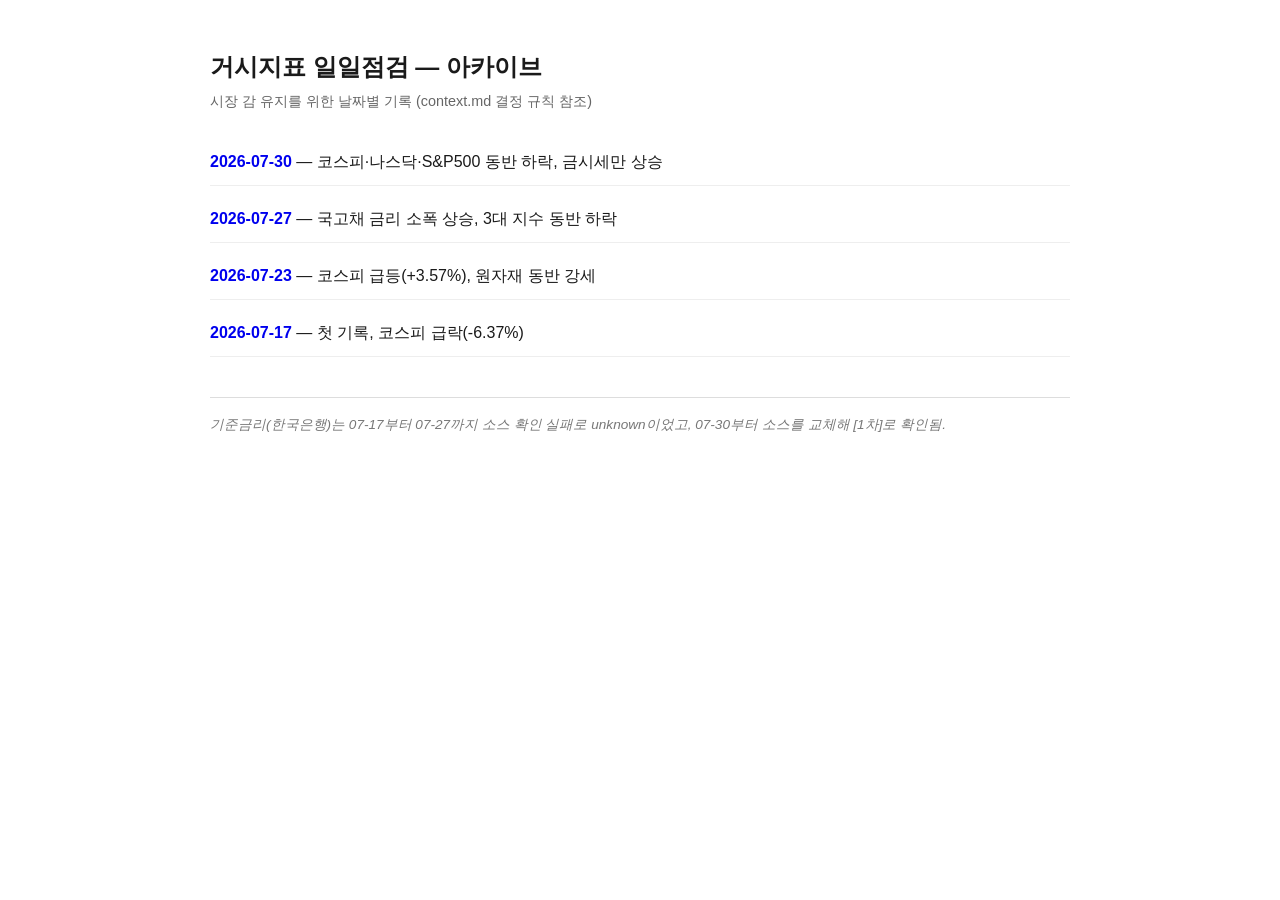
<file: public/archive.html>
<!DOCTYPE html>
<html lang="ko">
<head>
<meta charset="UTF-8">
<meta name="viewport" content="width=device-width, initial-scale=1.0">
<title>거시지표 일일점검 — 아카이브</title>
<link rel="stylesheet" href="style.css">
</head>
<body>

<h1>거시지표 일일점검 — 아카이브</h1>
<div class="meta">시장 감 유지를 위한 날짜별 기록 (context.md 결정 규칙 참조)</div>

<ul class="archive-list">
<li><a href="index.html">2026-07-30</a> — 코스피·나스닥·S&amp;P500 동반 하락, 금시세만 상승</li>
<li><a href="2026-07-27.html">2026-07-27</a> — 국고채 금리 소폭 상승, 3대 지수 동반 하락</li>
<li><a href="2026-07-23.html">2026-07-23</a> — 코스피 급등(+3.57%), 원자재 동반 강세</li>
<li><a href="2026-07-17.html">2026-07-17</a> — 첫 기록, 코스피 급락(-6.37%)</li>
</ul>

<hr>
<p class="note">기준금리(한국은행)는 07-17부터 07-27까지 소스 확인 실패로 unknown이었고, 07-30부터 소스를 교체해 [1차]로 확인됨.</p>

</body>
</html>
</file>
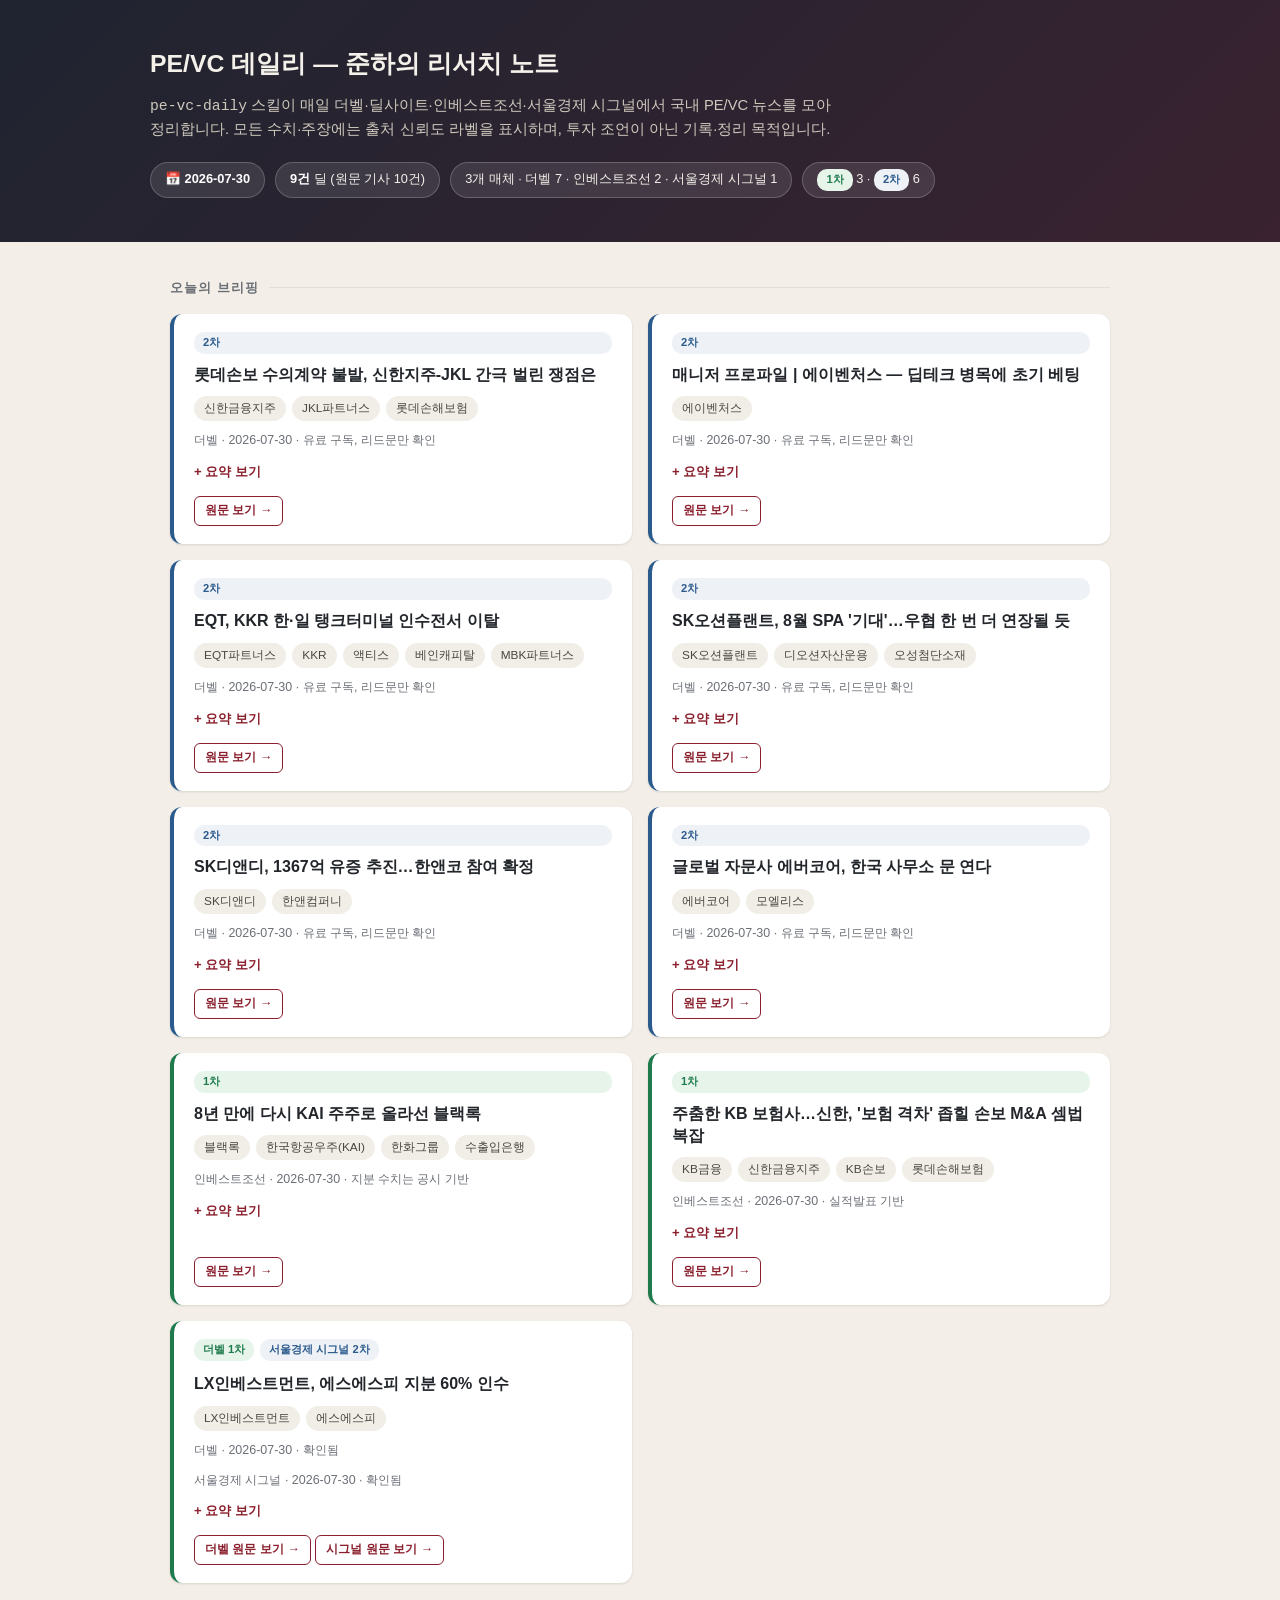
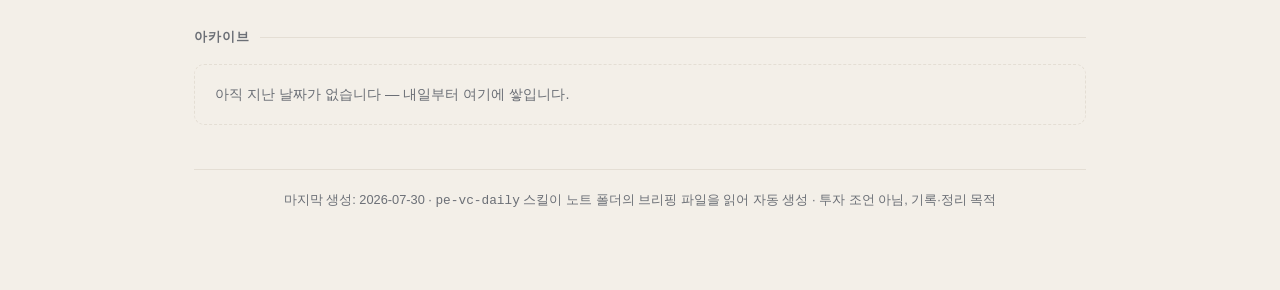
<file: peer-skills/peer-junha-pe-vc-daily/example.html>
<!DOCTYPE html>
<html lang="ko">
<head>
<meta charset="UTF-8">
<meta name="viewport" content="width=device-width, initial-scale=1">
<title>PE/VC 데일리 — 준하의 리서치 노트</title>
<style>
  :root {
    --bg: #f3efe8;
    --card-bg: #ffffff;
    --text: #22262b;
    --muted: #6b6f76;
    --accent: #8a1f2d;
    --border: #e4ded4;
    --tag1-bg: #e6f4ea; --tag1-text: #1f7a4d; --tag1-line: #1f7a4d;
    --tag2-bg: #eef2f7; --tag2-text: #2b5a8c; --tag2-line: #2b5a8c;
    --tag-est-bg: #f3eefc; --tag-est-text: #6b46a3;
  }
  * { box-sizing: border-box; }
  body {
    background: var(--bg);
    color: var(--text);
    font-family: -apple-system, BlinkMacSystemFont, "Segoe UI", "Malgun Gothic", sans-serif;
    line-height: 1.6;
    margin: 0;
  }
  .wrap { max-width: 980px; margin: 0 auto; padding: 0 20px 80px; }

  header.hero {
    background: linear-gradient(135deg, #1f2430 0%, #3a2230 100%);
    color: #f4f1ea;
    margin: 0 0 36px;
    padding: 44px 24px;
  }
  header.hero .inner { max-width: 980px; margin: 0 auto; }
  header.hero h1 { font-size: 1.55rem; margin: 0 0 10px; }
  header.hero p.overview { color: #cfc9bd; font-size: 0.92rem; max-width: 700px; margin: 0 0 20px; }
  .stat-row { display: flex; gap: 10px; flex-wrap: wrap; }
  .stat-pill {
    background: rgba(255,255,255,0.1);
    border: 1px solid rgba(255,255,255,0.2);
    border-radius: 999px;
    padding: 6px 14px;
    font-size: 0.8rem;
    color: #f4f1ea;
  }
  .stat-pill b { color: #fff; }

  h2.section-title {
    font-size: 0.8rem;
    text-transform: uppercase;
    letter-spacing: 0.08em;
    color: var(--muted);
    margin: 0 0 16px;
    display: flex;
    align-items: center;
    gap: 10px;
  }
  h2.section-title::after { content: ""; flex: 1; height: 1px; background: var(--border); }

  .grid {
    display: grid;
    grid-template-columns: repeat(auto-fill, minmax(320px, 1fr));
    gap: 16px;
    margin-bottom: 44px;
  }

  .card {
    background: var(--card-bg);
    border-radius: 12px;
    border-left: 4px solid var(--tag2-line);
    box-shadow: 0 1px 3px rgba(30,20,10,0.08), 0 1px 2px rgba(30,20,10,0.04);
    padding: 18px 20px;
    display: flex;
    flex-direction: column;
    gap: 10px;
  }
  .card.label-1 { border-left-color: var(--tag1-line); }
  .card.label-est { border-left-color: var(--tag-est-text); }

  .tag {
    display: inline-block;
    font-size: 0.7rem;
    font-weight: 700;
    padding: 2px 9px;
    border-radius: 10px;
  }
  .tag-1 { background: var(--tag1-bg); color: var(--tag1-text); }
  .tag-2 { background: var(--tag2-bg); color: var(--tag2-text); }
  .tag-est { background: var(--tag-est-bg); color: var(--tag-est-text); }

  .card h3 { font-size: 1rem; margin: 0; line-height: 1.4; }
  .card h3 a { color: var(--text); text-decoration: none; }
  .card h3 a:hover { color: var(--accent); }

  .chips { display: flex; flex-wrap: wrap; gap: 6px; }
  .chip {
    background: #f1eee7;
    color: #4a4640;
    font-size: 0.74rem;
    padding: 3px 10px;
    border-radius: 999px;
  }

  .card .source { color: var(--muted); font-size: 0.78rem; margin: 0; }

  details.summary-toggle summary {
    cursor: pointer;
    color: var(--accent);
    font-size: 0.82rem;
    font-weight: 600;
    list-style: none;
  }
  details.summary-toggle summary::-webkit-details-marker { display: none; }
  details.summary-toggle summary::before { content: "+ "; }
  details.summary-toggle[open] summary::before { content: "− "; }
  details.summary-toggle p { margin: 10px 0 0; font-size: 0.9rem; }

  .card-foot { margin-top: auto; padding-top: 4px; }
  .orig-btn {
    display: inline-block;
    font-size: 0.78rem;
    font-weight: 600;
    color: var(--accent);
    text-decoration: none;
    border: 1px solid var(--accent);
    border-radius: 6px;
    padding: 4px 10px;
  }
  .orig-btn:hover { background: var(--accent); color: #fff; }

  section#archive { padding: 0 24px; }
  details.archive-day {
    border: 1px solid var(--border);
    border-radius: 10px;
    margin-bottom: 10px;
    background: var(--card-bg);
    overflow: hidden;
  }
  details.archive-day summary {
    cursor: pointer;
    padding: 14px 18px;
    font-weight: 600;
    list-style: none;
    display: flex;
    align-items: center;
    gap: 8px;
  }
  details.archive-day summary::-webkit-details-marker { display: none; }
  details.archive-day summary::before { content: "▸"; color: var(--accent); }
  details.archive-day[open] summary::before { content: "▾"; }
  details.archive-day .grid { padding: 0 18px 18px; margin-bottom: 0; }

  .empty-note {
    color: var(--muted);
    font-size: 0.9rem;
    border: 1px dashed var(--border);
    border-radius: 10px;
    padding: 18px 20px;
    margin: 0 24px 44px;
  }

  footer.note {
    margin: 20px 24px 0;
    color: var(--muted);
    font-size: 0.8rem;
    border-top: 1px solid var(--border);
    padding-top: 20px;
    text-align: center;
  }
</style>
</head>
<body>
  <header class="hero">
    <div class="inner">
      <h1>PE/VC 데일리 — 준하의 리서치 노트</h1>
      <p class="overview"><code>pe-vc-daily</code> 스킬이 매일 더벨·딜사이트·인베스트조선·서울경제 시그널에서 국내 PE/VC 뉴스를 모아 정리합니다. 모든 수치·주장에는 출처 신뢰도 라벨을 표시하며, 투자 조언이 아닌 기록·정리 목적입니다.</p>
      <div class="stat-row">
        <span class="stat-pill">📅 <b>2026-07-30</b></span>
        <span class="stat-pill"><b>9건</b> 딜 (원문 기사 10건)</span>
        <span class="stat-pill">3개 매체 · 더벨 7 · 인베스트조선 2 · 서울경제 시그널 1</span>
        <span class="stat-pill"><span class="tag tag-1">1차</span> 3 · <span class="tag tag-2">2차</span> 6</span>
      </div>
    </div>
  </header>

  <div class="wrap">
    <section id="latest">
      <h2 class="section-title">오늘의 브리핑</h2>
      <div class="grid">

        <article class="card label-2">
          <span class="tag tag-2">2차</span>
          <h3><a href="https://www.thebell.co.kr/front/newsview.asp?code=00&amp;key=202607300820072040108161" target="_blank" rel="noopener">롯데손보 수의계약 불발, 신한지주-JKL 간극 벌린 쟁점은</a></h3>
          <div class="chips"><span class="chip">신한금융지주</span><span class="chip">JKL파트너스</span><span class="chip">롯데손해보험</span></div>
          <p class="source">더벨 · 2026-07-30 · 유료 구독, 리드문만 확인</p>
          <details class="summary-toggle"><summary>요약 보기</summary>
            <p>매각 수의계약 협상 중단. 구주 가격 차이 약 3,000억원(JKL 측 1조원대 고수). 기준금리 상승에 따른 재무건전성 개선과 기존 투자자 회수 조건, 경영개선계획안 공유 시점 이견이 배경. 향후 재개 여부 unknown.</p>
          </details>
          <div class="card-foot"><a class="orig-btn" href="https://www.thebell.co.kr/front/newsview.asp?code=00&amp;key=202607300820072040108161" target="_blank" rel="noopener">원문 보기 →</a></div>
        </article>

        <article class="card label-2">
          <span class="tag tag-2">2차</span>
          <h3><a href="https://www.thebell.co.kr/front/newsview.asp?code=00&amp;key=202607291431023560107419" target="_blank" rel="noopener">매니저 프로파일 | 에이벤처스 — 딥테크 병목에 초기 베팅</a></h3>
          <div class="chips"><span class="chip">에이벤처스</span></div>
          <p class="source">더벨 · 2026-07-30 · 유료 구독, 리드문만 확인</p>
          <details class="summary-toggle"><summary>요약 보기</summary>
            <p>정진이 이사(변리사 출신) — "독자 기술로 병목을 뚫을 기업 발굴, 후속 투자로 함께 성장" 전략. 구체적 투자 건·금액·포트폴리오사명 unknown(유료 구간).</p>
          </details>
          <div class="card-foot"><a class="orig-btn" href="https://www.thebell.co.kr/front/newsview.asp?code=00&amp;key=202607291431023560107419" target="_blank" rel="noopener">원문 보기 →</a></div>
        </article>

        <article class="card label-2">
          <span class="tag tag-2">2차</span>
          <h3><a href="https://www.thebell.co.kr/front/newsview.asp?code=00&amp;key=202607300753401260101672" target="_blank" rel="noopener">EQT, KKR 한·일 탱크터미널 인수전서 이탈</a></h3>
          <div class="chips"><span class="chip">EQT파트너스</span><span class="chip">KKR</span><span class="chip">액티스</span><span class="chip">베인캐피탈</span><span class="chip">MBK파트너스</span></div>
          <p class="source">더벨 · 2026-07-30 · 유료 구독, 리드문만 확인</p>
          <details class="summary-toggle"><summary>요약 보기</summary>
            <p>EQT가 KKR 보유 한·일 탱크터미널 인수 검토 중단 — 투자전략·매물 성격 불일치. 경쟁 후보(액티스·베인캐피탈·MBK)는 실사 계속. 거래 규모 unknown(유료 구간).</p>
          </details>
          <div class="card-foot"><a class="orig-btn" href="https://www.thebell.co.kr/front/newsview.asp?code=00&amp;key=202607300753401260101672" target="_blank" rel="noopener">원문 보기 →</a></div>
        </article>

        <article class="card label-2">
          <span class="tag tag-2">2차</span>
          <h3><a href="https://www.thebell.co.kr/front/newsview.asp?code=00&amp;key=202607300749101520103987" target="_blank" rel="noopener">SK오션플랜트, 8월 SPA '기대'…우협 한 번 더 연장될 듯</a></h3>
          <div class="chips"><span class="chip">SK오션플랜트</span><span class="chip">디오션자산운용</span><span class="chip">오성첨단소재</span></div>
          <p class="source">더벨 · 2026-07-30 · 유료 구독, 리드문만 확인</p>
          <details class="summary-toggle"><summary>요약 보기</summary>
            <p>SPA 체결 막바지 협상, 우협(디오션자산운용 컨소시엄, 오성첨단소재 전략적투자자 복귀) 지위 한 차례 더 연장 전망. 본계약 직전 절차라는 평가. 거래금액 unknown(유료 구간).</p>
          </details>
          <div class="card-foot"><a class="orig-btn" href="https://www.thebell.co.kr/front/newsview.asp?code=00&amp;key=202607300749101520103987" target="_blank" rel="noopener">원문 보기 →</a></div>
        </article>

        <article class="card label-2">
          <span class="tag tag-2">2차</span>
          <h3><a href="https://www.thebell.co.kr/front/newsview.asp?code=00&amp;key=202607291415383400106124" target="_blank" rel="noopener">SK디앤디, 1367억 유증 추진…한앤코 참여 확정</a></h3>
          <div class="chips"><span class="chip">SK디앤디</span><span class="chip">한앤컴퍼니</span></div>
          <p class="source">더벨 · 2026-07-30 · 유료 구독, 리드문만 확인</p>
          <details class="summary-toggle"><summary>요약 보기</summary>
            <p>1,367억원 주주배정 유상증자, 한앤코 참여 확정. 자금은 10월 만기 사모사채 상환·우발채무 대응. 자체개발→공동투자·위탁개발 전략 전환 중. 하반기 2,230억원 추가 조달 계획.</p>
          </details>
          <div class="card-foot"><a class="orig-btn" href="https://www.thebell.co.kr/front/newsview.asp?code=00&amp;key=202607291415383400106124" target="_blank" rel="noopener">원문 보기 →</a></div>
        </article>

        <article class="card label-2">
          <span class="tag tag-2">2차</span>
          <h3><a href="https://www.thebell.co.kr/front/newsview.asp?code=00&amp;key=202607300840287140102986" target="_blank" rel="noopener">글로벌 자문사 에버코어, 한국 사무소 문 연다</a></h3>
          <div class="chips"><span class="chip">에버코어</span><span class="chip">모엘리스</span></div>
          <p class="source">더벨 · 2026-07-30 · 유료 구독, 리드문만 확인</p>
          <details class="summary-toggle"><summary>요약 보기</summary>
            <p>2023년 무산됐던 한국 서울사무소 설립 재추진, 헤드헌팅으로 한국 대표 후보군 접촉 중. 모엘리스 관련기사 언급되나 구체 맥락 unknown(유료 구간).</p>
          </details>
          <div class="card-foot"><a class="orig-btn" href="https://www.thebell.co.kr/front/newsview.asp?code=00&amp;key=202607300840287140102986" target="_blank" rel="noopener">원문 보기 →</a></div>
        </article>

        <article class="card label-1">
          <span class="tag tag-1">1차</span>
          <h3><a href="https://www.investchosun.com/site/data/html_dir/2026/07/30/2026073080003.html" target="_blank" rel="noopener">8년 만에 다시 KAI 주주로 올라선 블랙록</a></h3>
          <div class="chips"><span class="chip">블랙록</span><span class="chip">한국항공우주(KAI)</span><span class="chip">한화그룹</span><span class="chip">수출입은행</span></div>
          <p class="source">인베스트조선 · 2026-07-30 · 지분 수치는 공시 기반</p>
          <details class="summary-toggle"><summary>요약 보기</summary>
            <p>블랙록, KAI 지분 489만2,851주(약 5.02%) 확보하며 8년 만에 주요 주주 복귀. 한화 경영권 인수에 우호적 주주 될 가능성 제기(해석 부분 [추정]). 수출입은행-한화 지분 격차 12~13%, 기업결합신고 기준 15%. 배당수익률 0.3%, 반기 영업이익 전년比 약 20%↓ 전망.</p>
          </details>
          <div class="card-foot"><a class="orig-btn" href="https://www.investchosun.com/site/data/html_dir/2026/07/30/2026073080003.html" target="_blank" rel="noopener">원문 보기 →</a></div>
        </article>

        <article class="card label-1">
          <span class="tag tag-1">1차</span>
          <h3><a href="https://www.investchosun.com/site/data/html_dir/2026/07/30/2026073080006.html" target="_blank" rel="noopener">주춤한 KB 보험사…신한, '보험 격차' 좁힐 손보 M&amp;A 셈법 복잡</a></h3>
          <div class="chips"><span class="chip">KB금융</span><span class="chip">신한금융지주</span><span class="chip">KB손보</span><span class="chip">롯데손해보험</span></div>
          <p class="source">인베스트조선 · 2026-07-30 · 실적발표 기반</p>
          <details class="summary-toggle"><summary>요약 보기</summary>
            <p>상반기 순이익 격차 4,419억원 중 보험 부문이 3,569억원(80.8%). KB손보 순익 14.2%↓로 KB도 주춤. 신한은 손보 계열사 부재로 롯데손보 등 M&amp;A 필요성 거론. CET1 13.43%. 인수가 약 1조원 거론되나 확정 아님[추정].</p>
          </details>
          <div class="card-foot"><a class="orig-btn" href="https://www.investchosun.com/site/data/html_dir/2026/07/30/2026073080006.html" target="_blank" rel="noopener">원문 보기 →</a></div>
        </article>

        <article class="card label-1">
          <div class="chips" style="margin-bottom:2px">
            <span class="tag tag-1">더벨 1차</span>
            <span class="tag tag-2">서울경제 시그널 2차</span>
          </div>
          <h3><a href="https://m.thebell.co.kr/m/news.asp?svccode=01" target="_blank" rel="noopener">LX인베스트먼트, 에스에스피 지분 60% 인수</a></h3>
          <div class="chips"><span class="chip">LX인베스트먼트</span><span class="chip">에스에스피</span></div>
          <p class="source">더벨 · 2026-07-30 · 확인됨</p>
          <p class="source">서울경제 시그널 · 2026-07-30 · 확인됨</p>
          <details class="summary-toggle"><summary>요약 보기</summary>
            <p>LX인베스트먼트가 에스에스피 지분 60%를 인수(매도자는 창업주 측). 인수금액은 더벨 500억원, 서울경제 시그널 550억원 안팎으로 서로 다르게 보도돼 확정 금액은 unknown — <b>이렇게 두 매체가 같은 딜을 다르게 보도한 경우가 매체 간 중복 딜 병합의 예시 카드다</b>(SKILL.md 3~4단계 참고). 라벨·원문 링크는 출처별로 각각 남기고 하나로 뭉치지 않는다.</p>
          </details>
          <div class="card-foot">
            <a class="orig-btn" href="https://m.thebell.co.kr/m/news.asp?svccode=01" target="_blank" rel="noopener">더벨 원문 보기 →</a>
            <a class="orig-btn" href="https://signalm.sedaily.com/deal" target="_blank" rel="noopener">시그널 원문 보기 →</a>
          </div>
        </article>

      </div>
    </section>

    <section id="archive">
      <h2 class="section-title">아카이브</h2>
    </section>
    <p class="empty-note">아직 지난 날짜가 없습니다 — 내일부터 여기에 쌓입니다.</p>

    <footer class="note">
      마지막 생성: 2026-07-30 · <code>pe-vc-daily</code> 스킬이 노트 폴더의 브리핑 파일을 읽어 자동 생성 · 투자 조언 아님, 기록·정리 목적
    </footer>
  </div>
</body>
</html>
</file>
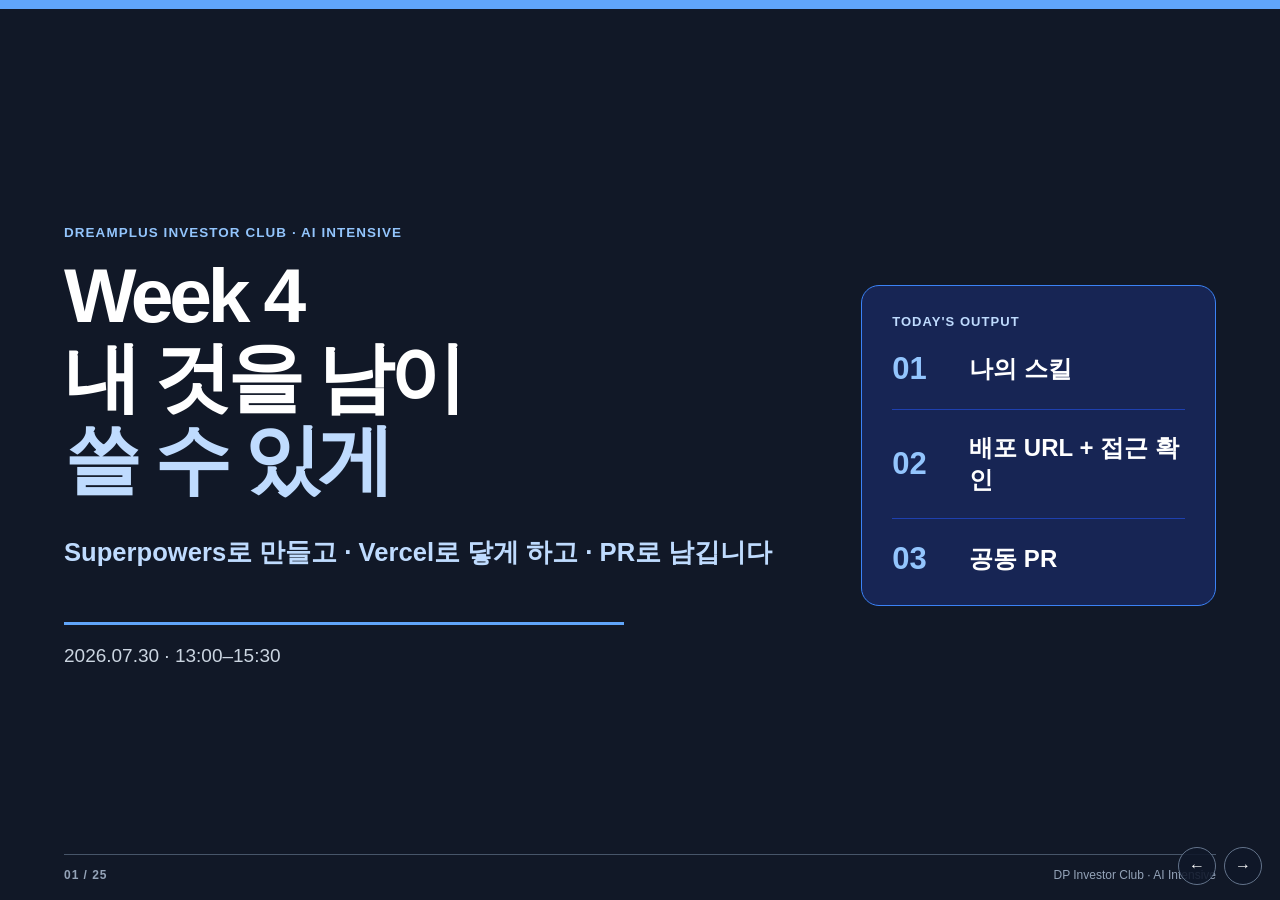
<file: club/week-04/materials/ic_week4_full_deck.html>
<!doctype html>
<html lang="ko">
<head>
  <meta charset="utf-8" />
  <meta name="viewport" content="width=device-width, initial-scale=1" />
  <title>DP Investor Club — Week 4</title>
  <style>
    :root {
      --ink: #111827;
      --body: #334155;
      --muted: #64748b;
      --line: #cbd5e1;
      --paper: #ffffff;
      --panel: #f1f5f9;
      --blue: #2563eb;
      --blue-dark: #1d4ed8;
      --blue-soft: #dbeafe;
      --green: #0f766e;
      --green-soft: #ccfbf1;
      --orange: #c2410c;
      --orange-soft: #ffedd5;
      --red: #b91c1c;
      --red-soft: #fee2e2;
      --white: #fff;
      --font: "Apple SD Gothic Neo", "Pretendard", "Noto Sans KR", Arial, sans-serif;
    }

    * { box-sizing: border-box; }
    html, body { width: 100%; height: 100%; margin: 0; overflow: hidden; background: var(--ink); font-family: var(--font); }
    button { font: inherit; }
    #deck { width: 100%; height: 100%; }
    .slide {
      display: none;
      position: relative;
      width: 100%; height: 100%; min-height: 640px;
      padding: clamp(30px, 4.2vw, 68px) clamp(38px, 5vw, 86px) 62px;
      background: var(--paper); color: var(--ink);
      overflow: hidden;
    }
    .slide.active { display: flex; flex-direction: column; }
    .slide::before { content: ""; position: absolute; inset: 0 0 auto; height: 9px; background: var(--blue); }
    .slide.dark { background: var(--ink); color: var(--white); }
    .slide.dark::before { background: #60a5fa; }
    .eyebrow { font-size: clamp(12px, 1.05vw, 16px); letter-spacing: .08em; font-weight: 800; color: var(--blue); margin: 0 0 14px; }
    .dark .eyebrow { color: #93c5fd; }
    h1, h2, h3, p { margin: 0; }
    h1 { font-size: clamp(54px, 6vw, 90px); line-height: 1.07; letter-spacing: -.055em; max-width: 850px; }
    h2 { font-size: clamp(36px, 4.1vw, 64px); line-height: 1.13; letter-spacing: -.05em; max-width: 1160px; }
    h3 { font-size: clamp(21px, 2vw, 31px); line-height: 1.25; letter-spacing: -.035em; }
    .lead { margin-top: 15px; max-width: 1090px; font-size: clamp(17px, 1.65vw, 25px); line-height: 1.5; color: var(--muted); }
    .dark .lead { color: #cbd5e1; }
    .accent { color: var(--blue); }
    .dark .accent { color: #bfdbfe; }
    .hero { justify-content: center; }
    .hero-grid { display: grid; grid-template-columns: minmax(0, 1.55fr) minmax(280px, .75fr); align-items: center; gap: clamp(28px, 5vw, 90px); }
    .hero .subline { margin-top: 34px; font-size: clamp(20px, 2vw, 30px); color: #bfdbfe; font-weight: 700; }
    .hero .date { margin-top: 52px; padding-top: 20px; border-top: 3px solid #60a5fa; width: min(560px, 100%); font-size: 19px; color: #cbd5e1; }
    .output-rail { border: 1px solid #3b82f6; background: #172554; border-radius: 18px; padding: 28px 30px; }
    .output-rail .label { font-size: 13px; font-weight: 800; letter-spacing: .08em; color: #bfdbfe; }
    .output-row { display: grid; grid-template-columns: 62px 1fr; gap: 15px; align-items: center; padding: 22px 0; border-bottom: 1px solid #1e40af; }
    .output-row:last-child { border-bottom: 0; padding-bottom: 0; }
    .output-row b { font-size: 31px; color: #93c5fd; }
    .output-row span { font-size: 24px; font-weight: 700; }
    .footer { position: absolute; left: clamp(38px, 5vw, 86px); right: clamp(38px, 5vw, 86px); bottom: 18px; height: 28px; display: flex; align-items: flex-end; justify-content: space-between; border-top: 1px solid var(--line); padding-top: 9px; font-size: 12px; color: var(--muted); }
    .dark .footer { border-color: #475569; color: #94a3b8; }
    .slide-number { font-weight: 800; letter-spacing: .08em; }
    .grid-2 { display: grid; grid-template-columns: repeat(2, minmax(0, 1fr)); gap: clamp(18px, 2.5vw, 36px); margin-top: clamp(34px, 5vw, 68px); }
    .grid-3 { display: grid; grid-template-columns: repeat(3, minmax(0, 1fr)); gap: clamp(16px, 2vw, 30px); margin-top: clamp(34px, 4.3vw, 58px); }
    .grid-4 { display: grid; grid-template-columns: repeat(4, minmax(0, 1fr)); gap: 16px; margin-top: 44px; }
    .card { position: relative; min-height: 240px; padding: 28px 28px 26px 32px; border: 1px solid var(--line); border-radius: 16px; background: var(--white); overflow: hidden; }
    .card::before { content: ""; position: absolute; left: 0; top: 0; bottom: 0; width: 8px; background: var(--blue); }
    .card.green::before { background: var(--green); }
    .card.orange::before { background: var(--orange); }
    .card.soft-blue { background: var(--blue-soft); border-color: #93c5fd; }
    .card.soft-green { background: var(--green-soft); border-color: #5eead4; }
    .card.soft-orange { background: var(--orange-soft); border-color: #fdba74; }
    .card .kicker { font-size: 13px; letter-spacing: .07em; font-weight: 800; color: var(--blue-dark); margin-bottom: 23px; }
    .card.green .kicker { color: var(--green); }
    .card.orange .kicker { color: var(--orange); }
    .card p { margin-top: 21px; font-size: clamp(16px, 1.45vw, 21px); line-height: 1.52; color: var(--body); }
    .statement { margin-top: auto; padding: 17px 25px; border-radius: 12px; background: var(--blue-soft); color: var(--blue-dark); font-size: clamp(17px, 1.6vw, 23px); line-height: 1.4; font-weight: 800; }
    .statement.darkish { background: var(--ink); color: var(--white); }
    .statement.warning { background: var(--orange-soft); color: var(--orange); }
    .statement.danger { background: var(--red-soft); color: var(--red); }
    .timeline { display: grid; grid-template-columns: repeat(5, minmax(0, 1fr)); margin-top: clamp(42px, 6vw, 86px); position: relative; }
    .timeline::before { content: ""; position: absolute; left: 3.3%; right: 3.3%; top: 74px; height: 3px; background: var(--line); }
    .time-node { position: relative; min-height: 245px; padding: 0 16px 0 0; }
    .time-node .dot { width: 20px; height: 20px; margin: 62px 0 24px; border-radius: 50%; background: var(--ink); border: 4px solid var(--paper); box-shadow: 0 0 0 2px var(--ink); }
    .time-node.today .dot { background: var(--blue); box-shadow: 0 0 0 2px var(--blue); }
    .time-node .week { font-size: 15px; font-weight: 800; color: var(--muted); }
    .time-node h3 { margin-top: 10px; max-width: 190px; }
    .time-node p { margin-top: 10px; font-size: 16px; line-height: 1.4; color: var(--muted); }
    .agenda { display: grid; grid-template-columns: 135px 1.1fr 1.55fr 200px; margin-top: 42px; border-top: 2px solid var(--ink); }
    .agenda > div { min-height: 58px; display: flex; align-items: center; padding: 12px 15px; border-right: 1px solid var(--line); border-bottom: 1px solid var(--line); font-size: clamp(14px, 1.25vw, 18px); line-height: 1.35; }
    .agenda > div:nth-child(4n+1) { border-left: 1px solid var(--line); font-weight: 800; }
    .agenda .head { background: var(--ink); color: var(--white); font-size: 15px; font-weight: 800; }
    .agenda .location { color: var(--blue-dark); font-weight: 800; }
    .metric-panel { display: grid; grid-template-columns: 1fr 1.4fr 1.4fr; gap: 32px; margin-top: 45px; align-items: stretch; }
    .metric { background: var(--ink); border-radius: 16px; padding: 30px 34px; color: var(--white); }
    .metric .n { font-size: clamp(82px, 9vw, 140px); line-height: .8; font-weight: 800; letter-spacing: -.07em; }
    .metric .denom { margin-top: 17px; color: #bfdbfe; font-size: 25px; font-weight: 800; }
    .metric .asof { margin-top: 43px; color: #cbd5e1; font-size: 15px; }
    .quote { display: flex; flex-direction: column; justify-content: center; border-left: 8px solid var(--blue); background: var(--panel); padding: 32px; border-radius: 14px; }
    .quote b { font-size: 26px; line-height: 1.36; letter-spacing: -.04em; }
    .quote p { margin-top: 22px; color: var(--muted); font-size: 17px; line-height: 1.45; }
    .flow { display: grid; grid-template-columns: minmax(0, 1fr) 36px minmax(0, 1fr) 36px minmax(0, 1fr) 36px minmax(0, 1fr) 36px minmax(0, 1fr) 36px minmax(0, 1fr); align-items: center; margin-top: 76px; gap: 10px; }
    .flow .step { min-height: 160px; display: flex; flex-direction: column; justify-content: center; border: 1px solid var(--line); border-radius: 13px; padding: 19px; background: var(--white); text-align: center; }
    .flow .step:nth-child(3), .flow .step:nth-child(11) { background: var(--blue-soft); }
    .flow .step:nth-child(5) { background: var(--orange-soft); }
    .flow .step:nth-child(7) { background: var(--green-soft); }
    .flow .step b { font-size: 23px; }
    .flow .step span { margin-top: 14px; font-size: 15px; line-height: 1.35; color: var(--body); }
    .flow .arrow { height: 3px; background: var(--blue); position: relative; }
    .flow .arrow::after { content: ""; position: absolute; right: -2px; top: -5px; width: 11px; height: 11px; border-top: 3px solid var(--blue); border-right: 3px solid var(--blue); transform: rotate(45deg); }
    .zones { display: grid; grid-template-columns: repeat(3, 1fr); gap: 30px; margin-top: 52px; }
    .zone { border: 1px solid var(--line); border-radius: 16px; min-height: 295px; padding: 28px; }
    .zone.club { background: var(--orange-soft); border-color: #fdba74; }
    .zone.mine { background: var(--blue-soft); border-color: #93c5fd; }
    .zone.peer { background: var(--green-soft); border-color: #5eead4; }
    .zone .label { font-size: 13px; font-weight: 800; letter-spacing: .08em; margin-bottom: 24px; }
    .zone.club .label { color: var(--orange); }.zone.mine .label { color: var(--blue-dark); }.zone.peer .label { color: var(--green); }
    .zone p { margin-top: 21px; font-size: 18px; line-height: 1.48; color: var(--body); }
    code { padding: .12em .36em; background: rgba(15, 23, 42, .08); border-radius: 4px; font-family: ui-monospace, SFMono-Regular, Menlo, Monaco, Consolas, monospace; font-size: .86em; color: inherit; }
    .map-grid { display: grid; grid-template-columns: 1.1fr 1fr 1fr 1fr; gap: 16px; margin-top: 42px; }
    .map-card { min-height: 258px; padding: 25px; border: 1px solid var(--line); border-radius: 16px; background: var(--white); }
    .map-card b { display: block; font-size: 27px; }
    .map-card .dir { display: inline-block; margin-top: 22px; padding: 6px 10px; border-radius: 999px; background: var(--blue-soft); color: var(--blue-dark); font-size: 13px; font-weight: 800; }
    .map-card p { margin-top: 16px; font-size: 16px; line-height: 1.45; color: var(--body); }
    .map-card.plugin { background: var(--blue-soft); border-color: #93c5fd; }
    .five-q { display: grid; grid-template-columns: 1fr 1fr; gap: 15px; margin-top: 40px; }
    .question { display: grid; grid-template-columns: 48px 1fr; gap: 15px; align-items: start; padding: 18px 20px; border: 1px solid var(--line); border-radius: 12px; background: var(--panel); }
    .question b:first-child { width: 34px; height: 34px; padding-top: 8px; border-radius: 50%; background: var(--blue); color: var(--white); font-size: 13px; text-align: center; }
    .question b:last-child { font-size: 19px; line-height: 1.35; }
    .question p { grid-column: 2; margin-top: -4px; color: var(--muted); font-size: 15px; line-height: 1.4; }
    .question:nth-child(5) { grid-column: 1 / -1; }
    .secrets { margin-top: 22px; padding: 17px 22px; border: 1px solid #fca5a5; border-radius: 12px; background: var(--red-soft); color: var(--red); font-size: 18px; line-height: 1.42; font-weight: 800; }
    .plugin-pair { display: grid; grid-template-columns: 1fr 1fr; gap: 50px; margin-top: 52px; }
    .plugin-box { min-height: 340px; border-radius: 18px; padding: 34px; }
    .plugin-box.super { background: var(--blue-soft); border: 1px solid #93c5fd; }
    .plugin-box.vercel { background: var(--green-soft); border: 1px solid #5eead4; }
    .plugin-box .plugin-name { font-size: 19px; font-weight: 800; letter-spacing: .08em; }
    .plugin-box.super .plugin-name { color: var(--blue-dark); }.plugin-box.vercel .plugin-name { color: var(--green); }
    .plugin-box h3 { margin-top: 34px; font-size: clamp(35px, 3.7vw, 55px); }
    .plugin-box p { margin-top: 25px; font-size: 19px; line-height: 1.5; color: var(--body); }
    .cmd { display: inline-block; margin-top: 22px; padding: 11px 14px; border-radius: 8px; background: var(--ink); color: var(--white); font-family: ui-monospace, SFMono-Regular, Menlo, Monaco, Consolas, monospace; font-size: clamp(13px, 1.22vw, 17px); }
    .plugin-grid { display: grid; grid-template-columns: 1fr 1.4fr 1.4fr; gap: 16px; margin-top: 42px; }
    .plugin-grid .rail { background: var(--ink); border-radius: 15px; color: var(--white); padding: 28px; }
    .plugin-grid .rail .big { font-size: 72px; line-height: .8; color: #93c5fd; font-weight: 800; }
    .plugin-grid .rail p { margin-top: 34px; color: #cbd5e1; font-size: 18px; line-height: 1.45; }
    .plugin-grid .content { border: 1px solid var(--line); border-radius: 15px; padding: 28px; }
    .plugin-grid .content p { margin-top: 20px; color: var(--body); font-size: 18px; line-height: 1.48; }
    .four-path { display: grid; grid-template-columns: repeat(4, 1fr); gap: 16px; margin-top: 52px; }
    .four-path .path { position: relative; min-height: 270px; padding: 26px; border: 1px solid var(--line); border-radius: 15px; background: var(--white); }
    .four-path .path:nth-child(1) { background: var(--blue-soft); }.four-path .path:nth-child(3) { background: var(--green-soft); }.four-path .path:nth-child(4) { background: var(--orange-soft); }
    .four-path .n { color: var(--blue-dark); font-size: 17px; font-weight: 800; }
    .four-path h3 { margin-top: 38px; }.four-path p { margin-top: 22px; font-size: 17px; line-height: 1.45; color: var(--body); }
    .mini-app { display: grid; grid-template-columns: 1fr .95fr; gap: 52px; margin-top: 42px; align-items: stretch; }
    .requirements { border-radius: 16px; padding: 28px; background: var(--panel); border: 1px solid var(--line); }
    .req { display: grid; grid-template-columns: 30px 1fr; gap: 12px; padding: 10px 0; border-bottom: 1px solid var(--line); font-size: 18px; color: var(--body); }
    .req:last-child { border-bottom: 0; }.req b { color: var(--blue-dark); }
    .wireframe { border: 1px solid var(--line); border-radius: 16px; background: var(--white); padding: 28px; }
    .wireframe small { color: var(--blue-dark); font-weight: 800; letter-spacing: .08em; }.wireframe h3 { margin-top: 22px; font-size: 34px; }.wireframe .sample { margin-top: 25px; padding: 15px; border: 1px solid #93c5fd; background: var(--blue-soft); color: var(--blue-dark); border-radius: 9px; font-weight: 800; }.wireframe .cta { margin-top: 24px; display: inline-block; padding: 10px 18px; border-radius: 8px; background: var(--blue); color: var(--white); font-weight: 800; }
    .peer-grid { display: grid; grid-template-columns: 1fr 1fr; gap: 16px; margin-top: 48px; }
    .peer-card { min-height: 130px; display: grid; grid-template-columns: 46px 1fr; gap: 18px; align-items: center; border: 1px solid var(--line); border-radius: 14px; padding: 22px; background: var(--panel); }.peer-card:nth-child(odd) { background: var(--blue-soft); }.peer-card .q { width: 34px; height: 34px; padding-top: 8px; border-radius: 50%; background: var(--blue); color: var(--white); font-size: 12px; text-align: center; font-weight: 800; }.peer-card b { font-size: 22px; line-height: 1.33; }.peer-card p { margin-top: 8px; color: var(--muted); font-size: 15px; }
    .destinations { display: grid; grid-template-columns: 1fr 130px 1fr; align-items: center; gap: 24px; margin-top: 50px; }.destination { min-height: 300px; border-radius: 16px; padding: 32px; }.destination.site { background: var(--green-soft); border: 1px solid #5eead4; }.destination.pr { background: var(--blue-soft); border: 1px solid #93c5fd; }.destination .where { font-size: 16px; font-weight: 800; letter-spacing: .05em; }.destination.site .where { color: var(--green); }.destination.pr .where { color: var(--blue-dark); }.destination h3 { margin-top: 33px; font-size: 37px; }.destination p { margin-top: 25px; font-size: 19px; line-height: 1.5; color: var(--body); }.connector { height: 4px; background: var(--ink); position: relative; }.connector::after { content: ""; position: absolute; right: -2px; top: -7px; width: 15px; height: 15px; border-top: 4px solid var(--ink); border-right: 4px solid var(--ink); transform: rotate(45deg); }
    .pr-path { display: grid; grid-template-columns: repeat(4, 1fr); gap: 15px; margin-top: 55px; }.pr-path .node { min-height: 180px; border: 1px solid var(--line); border-radius: 14px; padding: 24px; background: var(--white); }.pr-path .node:nth-child(2) { background: var(--blue-soft); }.pr-path .node:nth-child(3) { background: var(--green-soft); }.pr-path .node:nth-child(4) { background: var(--orange-soft); }.pr-path .node .n { font-size: 15px; font-weight: 800; color: var(--blue-dark); }.pr-path .node h3 { margin-top: 28px; }.pr-path .node p { margin-top: 17px; font-size: 15px; line-height: 1.45; color: var(--body); }
    .pr-list { margin-top: 37px; border-top: 2px solid var(--ink); }.pr-row { display: grid; grid-template-columns: 70px 310px 1fr; padding: 16px 18px; border: 1px solid var(--line); border-top: 0; min-height: 58px; align-items: center; font-size: 17px; }.pr-row:nth-child(odd) { background: var(--panel); }.pr-row .n { font-weight: 800; color: var(--blue-dark); }.pr-row b { font-size: 19px; }.pr-row span { color: var(--body); }.pr-row.added { background: var(--green-soft); }
    .checklist { display: grid; grid-template-columns: 1fr 1fr; gap: 15px; margin-top: 42px; }.check { display: grid; grid-template-columns: 56px 1fr; gap: 15px; min-height: 75px; align-items: center; padding: 17px; border: 1px solid var(--line); border-radius: 12px; background: var(--panel); }.check .num { padding: 8px 0; border-radius: 999px; background: var(--blue); color: var(--white); font-weight: 800; text-align: center; }.check b { font-size: 18px; }.check p { margin-top: 4px; color: var(--muted); font-size: 15px; }
    .source { margin-top: auto; padding-top: 13px; color: var(--muted); font-size: 12px; }
    .source a { color: inherit; }
    #controls { position: fixed; z-index: 20; right: 18px; bottom: 15px; display: flex; gap: 8px; }.nav { width: 38px; height: 38px; border: 1px solid #64748b; border-radius: 999px; background: rgba(15,23,42,.88); color: #fff; cursor: pointer; font-weight: 800; }.nav:hover { background: var(--blue); border-color: var(--blue); }
    #progress { position: fixed; z-index: 22; left: 0; top: 0; height: 5px; width: 0; background: #60a5fa; transition: width .25s ease; }
    #notes { display: none; position: fixed; z-index: 30; right: 18px; top: 18px; width: min(460px, calc(100vw - 36px)); max-height: calc(100vh - 100px); overflow: auto; padding: 22px; border: 1px solid #475569; border-radius: 14px; background: rgba(15,23,42,.97); color: #e2e8f0; box-shadow: 0 18px 55px rgba(0,0,0,.35); }.notes-open #notes { display: block; }.notes-title { color: #93c5fd; font-size: 14px; font-weight: 800; letter-spacing: .08em; }.notes-copy { white-space: pre-line; margin-top: 14px; color: #e2e8f0; font-size: 15px; line-height: 1.55; }.notes-source { margin-top: 18px; color: #94a3b8; font-size: 12px; line-height: 1.5; }
    #help { display: none; position: fixed; z-index: 40; left: 50%; top: 50%; transform: translate(-50%,-50%); width: min(520px, calc(100vw - 40px)); padding: 32px; border-radius: 18px; background: rgba(15,23,42,.97); color: #fff; box-shadow: 0 20px 60px rgba(0,0,0,.45); }.help-open #help { display: block; } #help h3 { color: #bfdbfe; } #help p { margin-top: 20px; color: #cbd5e1; line-height: 1.65; }
    @media (max-width: 1180px) and (min-width: 901px) {
      .flow { grid-template-columns: repeat(3, minmax(0, 1fr)); margin-top: 42px; row-gap: 18px; }
      .flow .arrow { display: none; }
      .flow .step { min-height: 116px; padding: 14px; }
    }
    @media (max-width: 900px) {
      .slide { min-height: 540px; padding: 38px 34px 56px; }.hero-grid, .plugin-pair, .mini-app, .destinations { grid-template-columns: 1fr; }.hero-grid .output-rail { display: none; }.grid-3, .zones { grid-template-columns: 1fr 1fr; }.grid-4, .four-path, .pr-path { grid-template-columns: 1fr 1fr; }.timeline { grid-template-columns: 1fr; margin-top: 20px; }.timeline::before { display: none; }.time-node { min-height: 0; display: grid; grid-template-columns: 44px 1fr; gap: 10px; padding: 9px 0; }.time-node .dot { margin: 6px 0; }.time-node .week { grid-column: 2; }.time-node h3, .time-node p { grid-column: 2; }.agenda { grid-template-columns: 80px 1fr 1fr; }.agenda > div:nth-child(4n) { display: none; }.metric-panel { grid-template-columns: 1fr; gap: 16px; }.flow { grid-template-columns: 1fr; margin-top: 24px; }.flow .arrow { height: 24px; width: 3px; justify-self: center; }.flow .arrow::after { right: -5px; top: 12px; transform: rotate(135deg); }.map-grid { grid-template-columns: 1fr 1fr; }.plugin-grid { grid-template-columns: 1fr; }.connector { height: 60px; width: 4px; justify-self: center; }.connector::after { right: -6px; top: auto; bottom: -2px; transform: rotate(135deg); }.pr-row { grid-template-columns: 40px 1fr; }.pr-row span { grid-column: 2; margin-top: 5px; }.five-q, .peer-grid, .checklist { grid-template-columns: 1fr; }
    }
    @media print { html, body { overflow: visible; background: #fff; }.slide { display: flex !important; width: 13.333in; height: 7.5in; min-height: 0; page-break-after: always; } #controls, #progress, #notes, #help { display: none !important; } }
  </style>
</head>
<body>
  <div id="progress"></div>
  <main id="deck" aria-label="DP Investor Club Week 4 발표자료">

    <section class="slide dark hero active" data-note="여는 말: 오늘은 웹사이트 하나를 만드는 날이 아닙니다. 지난주에 처음 나를 위해 쓴 스킬을, 다른 사람이 이해하고 한 번 써 보고, 다음 사람이 다시 받을 수 있게 만드는 날입니다." data-source="User direction, 2026-07-30 · https://github.com/dp-investor-club/my-investor-club-workspace/blob/main/.claude/skills/week4/SKILL.md">
      <div class="hero-grid">
        <div>
          <p class="eyebrow">DREAMPLUS INVESTOR CLUB · AI INTENSIVE</p>
          <h1>Week 4<br>내 것을 남이<br><span class="accent">쓸 수 있게</span></h1>
          <p class="subline">Superpowers로 만들고 · Vercel로 닿게 하고 · PR로 남깁니다</p>
          <p class="date">2026.07.30 · 13:00–15:30</p>
        </div>
        <aside class="output-rail" aria-label="오늘의 산출물">
          <p class="label">TODAY'S OUTPUT</p>
          <div class="output-row"><b>01</b><span>나의 스킬</span></div>
          <div class="output-row"><b>02</b><span>배포 URL + 접근 확인</span></div>
          <div class="output-row"><b>03</b><span>공동 PR</span></div>
        </aside>
      </div>
      <div class="footer"><span class="slide-number">01 / 25</span><span>DP Investor Club · AI Intensive</span></div>
    </section>

    <section class="slide" data-note="세 산출물의 역할을 분리합니다. 스킬은 절차, 웹사이트는 처음 보는 사람의 입구, PR은 공동 자산으로 넘기는 제안입니다. 세 가지를 목표로 하되, Week 4의 최소 완료선은 PR입니다. Vercel 권한이 막히면 이유를 남기고 PR까지 진행합니다." data-source="User direction, 2026-07-30 · Week4 SKILL.md">
      <p class="eyebrow">오늘의 완료</p>
      <h2>오늘의 목표는 세 가지,<br>최소 완료선은 Skill PR입니다.</h2>
      <p class="lead">사이트가 멋진가보다, 한 사람이 이해하고 한 사람이 다시 받을 수 있는가가 기준입니다.</p>
      <div class="grid-3">
        <article class="card"><p class="kicker">01 · MAKE</p><h3>나의 스킬을 수리한다</h3><p>발동 · 산출 · 이양 세 가지 중 걸린 것 하나를 실제로 고칩니다.</p></article>
        <article class="card green"><p class="kicker">02 · REACH</p><h3>배포 URL을 만든다</h3><p>처음 보는 사람이 내 스킬의 문제·대상·첫 사용을 30초 안에 알게 합니다.</p></article>
        <article class="card orange"><p class="kicker">03 · SHARE</p><h3>공동 Workspace에 PR을 연다</h3><p>내 스킬의 사본과 사용 안내를 동료가 리뷰할 수 있는 자리에 올립니다.</p></article>
      </div>
      <p class="statement">핵심: PR은 필수 완료선입니다. 배포 권한이 막히면 이유를 기록하고 PR까지 진행합니다. 웹사이트는 그 스킬을 처음 보는 사람에게 여는 ‘문’입니다.</p>
      <div class="footer"><span class="slide-number">02 / 25</span><span>오늘의 완료</span></div>
    </section>

    <section class="slide" data-note="웹 제작이 독립된 과제가 아니라 기존 5주 흐름의 Week 4 역할이라는 것을 보여 줍니다. Week 3에서 나를 위해 푼 병목을 오늘 남의 첫 사용으로 넘깁니다." data-source="https://github.com/dp-investor-club/my-investor-club-workspace/blob/main/curriculum.md">
      <p class="eyebrow">전체 지도</p>
      <h2>5주 여정에서 오늘은<br>‘내 병목’을 ‘남의 첫 사용’으로 넘기는 자리입니다.</h2>
      <div class="timeline">
        <div class="time-node"><p class="week">WEEK 1</p><div class="dot"></div><h3>나를 AI가 읽게</h3><p>작업실 · 선언</p></div>
        <div class="time-node"><p class="week">WEEK 2</p><div class="dot"></div><h3>정보가 오게</h3><p>첫 스킬</p></div>
        <div class="time-node"><p class="week">WEEK 3</p><div class="dot"></div><h3>내 병목을 소유</h3><p>첫 해소</p></div>
        <div class="time-node today"><p class="week">WEEK 4 · TODAY</p><div class="dot"></div><h3>남의 병목도 풀기</h3><p>사이트 · PR</p></div>
        <div class="time-node"><p class="week">WEEK 5</p><div class="dot"></div><h3>좋은 것을 넣기</h3><p>증강</p></div>
      </div>
      <p class="statement darkish">오늘 묻는 한 가지: <strong>내가 없을 때도 누군가 이 스킬을 이해하고 시작할 수 있나?</strong></p>
      <div class="footer"><span class="slide-number">03 / 25</span><span>전체 지도</span></div>
    </section>

    <section class="slide" data-note="오늘의 150분을 설명합니다. 입력 위치를 일부러 보여 줍니다: Claude Code, Browser, GitHub가 역할이 다릅니다. 늦어지면 Vercel 연결을 줄여도 PR은 줄이지 않습니다." data-source="https://github.com/dp-investor-club/operations/blob/main/README.md · User direction, 2026-07-30">
      <p class="eyebrow">오늘의 흐름</p>
      <h2>150분은 ‘설명’보다<br>한 번 실제로 완주하는 데 씁니다.</h2>
      <div class="agenda" role="table" aria-label="오늘의 시간표">
        <div class="head">시간</div><div class="head">무엇을</div><div class="head">남는 것</div><div class="head">입력 위치</div>
        <div>00–12</div><div>전체 지도 + 지난주 리캡</div><div>오늘 고를 스킬</div><div class="location">대화</div>
        <div>12–35</div><div>구조 지도 + GitHub + 두 플러그인</div><div>언제 무엇을 고를지</div><div class="location">대화</div>
        <div>35–60</div><div>Superpowers로 스킬/사이트 설계</div><div>사용자 · 문제 · 첫 행동</div><div class="location">Claude Code</div>
        <div>60–100</div><div>한 페이지 웹앱 만들기</div><div>작동하는 로컬 페이지</div><div class="location">Claude Code</div>
        <div>100–120</div><div>Vercel setup → deploy → 확인</div><div>배포 URL + 접근 확인 기록</div><div class="location">Claude Code / Browser</div>
        <div>120–145</div><div>동료 테스트 + Skill PR</div><div>피드백 + PR 링크</div><div class="location">Browser / GitHub</div>
        <div>145–150</div><div>세 줄 결산 + Slack 제출</div><div>다음 행동 한 줄</div><div class="location">Claude Code</div>
      </div>
      <p class="statement warning">시간이 밀리면: Vercel 연결 블록을 줄여도 PR 블록은 줄이지 않습니다.</p>
      <div class="footer"><span class="slide-number">04 / 25</span><span>오늘의 흐름</span></div>
    </section>

    <section class="slide" data-note="20/29는 7월 30일 11:50 KST 기준의 실측 스냅샷입니다. 아직 수치가 닫히지 않았기 때문에 개인이나 클러스터에 대한 평가로 쓰지 않습니다." data-source="https://github.com/dp-investor-club/operations/blob/main/week-03/retro.md">
      <p class="eyebrow">지난주 리캡</p>
      <h2>지난주 과제는 20/29까지 왔습니다.<br>하지만 이 숫자는 아직 닫히지 않은 스냅샷입니다.</h2>
      <p class="lead">제출률로 사람을 판단하지 않고, 오늘 우리가 가져올 ‘변화’를 봅니다.</p>
      <div class="metric-panel">
        <div class="metric"><div class="n">20</div><div class="denom">/ 29 제출</div><p class="asof">2026.07.30 11:50 KST 스냅샷</p></div>
        <div class="quote"><b>지난주 형식</b><p>원래 생각<br>→ 받은 피드백<br>→ 발전시킨 방향</p></div>
        <div class="quote"><b>하지 않을 것</b><p>중간 제출 수치로<br>“어느 유형이 안 된다”고<br>단정하지 않습니다.</p></div>
      </div>
      <p class="statement">오늘의 질문: 지난주 내가 찾은 병목은, 처음 보는 사람에게도 ‘이게 왜 필요한가’로 전달될 수 있나?</p>
      <div class="footer"><span class="slide-number">05 / 25</span><span>지난주 리캡</span></div>
    </section>

    <section class="slide" data-note="서로 다른 스킬에서도 공통된 핵심 구조가 나왔습니다. AI는 후보를 구조화하고, 사람은 선택과 이유를 기록합니다. 그 구조를 남이 보게 하기 위해 사이트/PR이 필요합니다." data-source="https://github.com/dp-investor-club/operations/blob/main/week-03/retro.md">
      <p class="eyebrow">지난주 리캡</p>
      <h2>지난주의 좋은 변화는<br>‘스킬을 만들었다’보다 ‘병목 정의가 움직였다’는 데 있습니다.</h2>
      <div class="grid-3">
        <article class="card"><p class="kicker">01 · 처음</p><h3>“도구가 없어서 안 돼요”</h3><p>막막함을 도구 부재로 보던 상태</p></article>
        <article class="card soft-blue"><p class="kicker">02 · 피드백</p><h3>“정말 막힌 건 뭐죠?”</h3><p>짝의 질문으로 문제를 한 문장으로 좁힘</p></article>
        <article class="card soft-green"><p class="kicker">03 · 발전</p><h3>“선택과 이유가 안 남아요”</h3><p>스킬보다 판단의 흔적을 남기는 구조로 이동</p></article>
      </div>
      <p class="statement darkish">오늘의 출발점: <strong>AI는 후보를 구조화하고, 나는 선택과 이유를 남긴다.</strong></p>
      <div class="footer"><span class="slide-number">06 / 25</span><span>지난주 리캡</span></div>
    </section>

    <section class="slide" data-note="과제 리캡 직후에 이 구조를 먼저 잡습니다. Skill, Plugin, MCP, CLI는 서로 위아래로 쌓이는 서열이 아니라 서로 다른 일을 맡는 도구 표면입니다. 오늘 학생은 이름을 외우는 대신, 필요한 일을 말하고 그에 맞는 표면을 고릅니다." data-source="User-provided Block 2 operating-card direction, 2026-07-30 · https://github.com/dp-investor-club/my-investor-club-workspace/blob/main/club/week-01/sources/skills-hooks-agents-mcp-plugins.md">
      <p class="eyebrow">BLOCK 2 · 도구 구조</p>
      <h2>Skill · Plugin · MCP · CLI는<br>같은 일을 하는 이름이 아닙니다.</h2>
      <p class="lead">“무엇을 하고 싶은가?”를 먼저 말하면, 필요한 도구의 종류가 보입니다.</p>
      <div class="grid-4">
        <article class="card soft-blue"><p class="kicker">SKILL</p><h3>절차를 정의</h3><p>반복할 업무를 어떤 순서와 기준으로 할지 적습니다.</p></article>
        <article class="card green"><p class="kicker">PLUGIN</p><h3>능력을 묶어 설치</h3><p>스킬·명령·도구 설정을 패키지로 가져옵니다.</p></article>
        <article class="card orange"><p class="kicker">MCP</p><h3>외부 접근을 연결</h3><p>다른 시스템의 읽기·쓰기를 연결할 수 있는 통로가 됩니다.</p></article>
        <article class="card"><p class="kicker">CLI</p><h3>명령을 실행</h3><p>터미널에서 상태를 보고, 명령을 실행하고, 결과를 확인합니다.</p></article>
      </div>
      <p class="statement darkish">이 네 가지는 ‘쌓이는 계층’이 아닙니다. 오늘 할 일에 따라 하나만 쓰거나, 필요한 범위에서 조합합니다.</p>
      <div class="footer"><span class="slide-number">07 / 25</span><span>Block 2 · 도구 구조</span></div>
    </section>

    <section class="slide" data-note="이것이 Week 4 Block 2의 보강 운영 카드입니다. 이 카드의 방향 표기는 수업에서 이해를 돕기 위한 지도입니다. 어느 도구가 실제로 어떤 권한을 받는지는 항상 별도로 확인합니다." data-source="User-provided Block 2 operating-card direction, 2026-07-30 · https://github.com/dp-investor-club/my-investor-club-workspace/blob/main/club/week-01/sources/skills-hooks-agents-mcp-plugins.md">
      <p class="eyebrow">BLOCK 2 · 선택 지도</p>
      <h2>용어가 아니라, 내가 하려는 일로<br>Skill · Plugin · MCP · CLI를 구분합니다.</h2>
      <p class="lead">아래의 방향 표기는 이해를 돕는 지도입니다. 실제 권한·입출력·되돌림은 연결 전에 확인해야 합니다.</p>
      <div class="map-grid">
        <article class="map-card"><b>Skill</b><span class="dir">안 · 절차</span><p>내가 쓴 업무 매뉴얼. “어떻게 할지”를 정합니다.</p></article>
        <article class="map-card"><b>Plugin</b><span class="dir">받기 · 묶음</span><p>스킬·명령·도구 설정을 패키지로 설치하는 확장팩입니다.</p></article>
        <article class="map-card plugin"><b>MCP</b><span class="dir">밖 · 접근</span><p>외부 시스템에 읽기/쓰기를 연결할 <em>수 있는</em> 통로입니다.</p></article>
        <article class="map-card"><b>CLI</b><span class="dir">양쪽 · 명령</span><p>터미널 도구를 AI가 실행할 <em>수 있는</em> 명령 표면입니다.</p></article>
      </div>
      <p class="statement warning">지도에 “연결”이라고 적혀 있어도, 실제 접근 권한·데이터 범위·배포 권한이 자동으로 생기는 것은 아닙니다.</p>
      <div class="footer"><span class="slide-number">08 / 25</span><span>Block 2 · 선택 지도</span></div>
    </section>

    <section class="slide" data-note="모든 연결은 다섯 질문을 통과해야 합니다. 그리고 secret non-retention, 즉 비밀정보는 대화/발표/파일/git/스크린샷에 보관하지 않는다는 규칙을 지킵니다." data-source="User-provided Block 2 operating-card direction, 2026-07-30 · submit/SKILL.md · github-helper/SKILL.md">
      <p class="eyebrow">BLOCK 2 · 연결 전 다섯 질문</p>
      <h2>설치 전에 묻고, 실행 뒤에 확인합니다.</h2>
      <div class="five-q">
        <article class="question"><b>01</b><div><b>무슨 시스템·어느 계정에 연결되는가?</b><p>개인 계정인가, 팀 계정인가, 누가 승인하는가?</p></div></article>
        <article class="question"><b>02</b><div><b>읽기만 하는가, 쓰기·배포까지 하는가?</b><p>이번 실행이 외부 상태를 바꾸는지 먼저 구분합니다.</p></div></article>
        <article class="question"><b>03</b><div><b>무엇이 들어오고, 무엇이 어디로 나가는가?</b><p>입력·출력·로그·저장 위치를 한 문장으로 말할 수 있어야 합니다.</p></div></article>
        <article class="question"><b>04</b><div><b>실패하면 어떻게 되돌리고, 무엇으로 확인하는가?</b><p>되돌림·로그·URL·git status 같은 검증 방법을 정합니다.</p></div></article>
        <article class="question"><b>05</b><div><b>이 연결이 지금 필요한가?</b><p>“가능하다”와 “오늘 해야 한다”는 다릅니다.</p></div></article>
      </div>
      <p class="secrets">비밀정보 비보존 규칙: API key · token · password · 계정정보는 채팅, 발표자료, 코드, Git, 스크린샷에 복사하지 않습니다. 공식 로그인 흐름만 쓰고, <code>.env</code>는 commit하지 않습니다.</p>
      <div class="footer"><span class="slide-number">09 / 25</span><span>Block 2 · 운영 카드</span></div>
    </section>

    <section class="slide" data-note="Git은 내 컴퓨터의 기록이고, GitHub는 협업 공간입니다. 이 구분을 잡으면 PR이 파일 업로드가 아니라 협업 제안이라는 것이 보입니다." data-source="https://github.com/dp-investor-club/my-investor-club-workspace/blob/main/club/week-01/sources/git-vs-github.md">
      <p class="eyebrow">GitHub</p>
      <h2>Git은 내 컴퓨터의 기록 엔진,<br>GitHub는 그 기록을 함께 쓰는 도로입니다.</h2>
      <div class="grid-2">
        <article class="card"><p class="kicker">GIT</p><h3>내 작업의 세이브 기록</h3><p>파일이 어떻게 바뀌었는지 내 컴퓨터에서 남깁니다.<br><br><strong>commit = 의미 있는 저장 지점</strong></p></article>
        <article class="card green"><p class="kicker">GITHUB</p><h3>다른 사람과 만나는 장소</h3><p>내 기록을 올리고, 리뷰를 받고, 무엇을 왜 바꿨는지 함께 봅니다.<br><br><strong>PR = “이 변경을 함께 볼까요?”</strong></p></article>
      </div>
      <p class="statement">오늘 GitHub의 목적은 ‘명령을 외우기’가 아니라, 내 스킬의 변경을 동료가 읽고 다시 쓸 수 있게 만드는 것입니다.</p>
      <div class="footer"><span class="slide-number">10 / 25</span><span>GitHub</span></div>
    </section>

    <section class="slide" data-note="오늘의 GitHub 흐름은 하나로 고정합니다. main에 직접 쓰지 않습니다. 복잡한 브랜치 전략이나 fork는 가르치지 않습니다." data-source="https://github.com/dp-investor-club/my-investor-club-workspace/blob/main/.claude/skills/github-helper/SKILL.md · submit/SKILL.md">
      <p class="eyebrow">GitHub</p>
      <h2>오늘은 이 한 줄만 기억하면 됩니다.</h2>
      <p class="lead">공동 Workspace에서는 main에 바로 쓰지 않고, 내 이름이 붙은 branch에서 PR을 냅니다.</p>
      <div class="flow" aria-label="GitHub workflow">
        <div class="step"><b>내 작업</b><span>SKILL.md 수리</span></div><div class="arrow"></div>
        <div class="step"><b>branch</b><span>나만의 작업선</span></div><div class="arrow"></div>
        <div class="step"><b>commit</b><span>의미 있는 저장</span></div><div class="arrow"></div>
        <div class="step"><b>PR</b><span>리뷰 요청</span></div><div class="arrow"></div>
        <div class="step"><b>review</b><span>동료의 첫 사용</span></div><div class="arrow"></div>
        <div class="step"><b>merge</b><span>공동 자산</span></div>
      </div>
      <p class="statement darkish">PR은 ‘업로드 버튼’이 아니라, 내가 만든 것을 다른 사람이 검토하고 이어받도록 만드는 제안서입니다.</p>
      <div class="footer"><span class="slide-number">11 / 25</span><span>GitHub</span></div>
    </section>

    <section class="slide" data-note="같은 레포지만 주체가 다릅니다. club은 클럽 자료라 읽기 전용, 내 스킬은 개인 원본, peer-skills는 동료가 받을 사본입니다. 이 구분을 PR 전에 이해해야 합니다." data-source="https://github.com/dp-investor-club/my-investor-club-workspace/blob/main/curriculum.md · submit/SKILL.md · peer-skills/README.md">
      <p class="eyebrow">My Investor Club Workspace</p>
      <h2>같은 레포여도<br>누가 소유하는지에 따라 만지는 곳이 다릅니다.</h2>
      <div class="zones">
        <article class="zone club"><p class="label">CLUB · 받는 자리</p><h3><code>club/</code> · <code>curriculum.md</code></h3><p>클럽이 갱신하는 읽기전용 재료<br>→ <strong>고치지 않는다</strong></p></article>
        <article class="zone mine"><p class="label">MINE · 내가 짓는 자리</p><h3><code>weeks/</code> · <code>.claude/skills/&lt;내 스킬&gt;/</code></h3><p>오늘의 사이트·스킬 출발점<br>→ <strong>내가 고친다</strong></p></article>
        <article class="zone peer"><p class="label">PEER · 동료가 받는 자리</p><h3><code>peer-skills/peer-{ID}-{스킬}/</code></h3><p>PR로 들어가는 재사용 가능한 사본<br>→ <strong>내 원본과 섞지 않는다</strong></p></article>
      </div>
      <p class="statement danger">금지: <code>club/</code> 수정 · token/.env/계좌정보 커밋 · main에 직접 push</p>
      <div class="footer"><span class="slide-number">12 / 25</span><span>Workspace 경계</span></div>
    </section>

    <section class="slide" data-note="오늘은 플러그인을 많이 나열하지 않습니다. Superpowers와 Vercel 두 개만 배웁니다. 하나는 만드는 규율, 하나는 배포/관찰의 연결입니다." data-source="https://claude.com/plugins/superpowers · https://claude.com/plugins/vercel">
      <p class="eyebrow">오늘 배울 플러그인</p>
      <h2>오늘은 딱 두 개만 배웁니다.</h2>
      <p class="lead">하나는 ‘어떻게 더 잘 만들지’, 다른 하나는 ‘어떻게 다른 사람에게 닿게 할지’를 맡습니다.</p>
      <div class="plugin-pair">
        <article class="plugin-box super"><p class="plugin-name">SUPERPOWERS</p><h3>만드는 방식을<br>정돈한다</h3><p>브레인스토밍 · 계획 · 테스트 · 디버깅 · 리뷰</p></article>
        <article class="plugin-box vercel"><p class="plugin-name">VERCEL</p><h3>만든 것을<br>도달하게 한다</h3><p>배포 · URL · 로그 · 프로젝트 연결</p></article>
      </div>
      <p class="statement darkish">Superpowers는 ‘무엇을 만들지’를 대신 정하지 않고, Vercel은 ‘무엇을 배포해도 되는지’를 대신 판단하지 않습니다.</p>
      <div class="footer"><span class="slide-number">13 / 25</span><span>두 플러그인</span></div>
    </section>

    <section class="slide" data-note="Superpowers는 더 많은 버튼이 아니라 계획과 검증을 습관화하는 프레임워크입니다. 오늘 학생은 대상/병목/첫 행동을 좁히고 구현 뒤 동료 테스트를 통과시키는 데 사용합니다." data-source="https://claude.com/plugins/superpowers · https://github.com/obra/superpowers/blob/main/README.md">
      <p class="eyebrow">PLUGIN 1 · SUPERPOWERS</p>
      <h2>Superpowers는 ‘더 많이 시키는 플러그인’이 아니라,<br>성급하게 만들지 않게 하는 작업 규율입니다.</h2>
      <div class="plugin-grid">
        <aside class="rail"><div class="big">?</div><p>만들기 전에<br>먼저 물어야 할 질문을<br>되돌려 줍니다.</p></aside>
        <article class="content"><h3>만들기 전</h3><p>막연한 요청을 바로 구현하지 않습니다. 누구의 어떤 막막함을 한 번에 줄이는지 묻습니다.</p></article>
        <article class="content"><h3>만드는 동안과 뒤</h3><p>합의한 순서로 만들고, 테스트·디버깅·리뷰를 마지막 장식이 아니라 작업의 일부로 둡니다.</p></article>
      </div>
      <span class="cmd">/plugin install superpowers@claude-plugins-official</span>
      <p class="statement">오늘 첫 사용: “내 스킬을 소개할 한 페이지를 만들기 전에, 대상·문제·첫 행동을 세 문장으로 좁힌다.”</p>
      <div class="footer"><span class="slide-number">14 / 25</span><span>Superpowers</span></div>
    </section>

    <section class="slide" data-note="공식 소개는 /brainstorming과 /execute-plan을 예시로 듭니다. 설치한 버전에 따라 slash menu의 이름이 namespace 형태일 수 있으므로 자동완성에서 Superpowers 항목을 보고 하나를 실행하게 합니다." data-source="https://claude.com/plugins/superpowers · https://github.com/obra/superpowers/blob/main/README.md">
      <p class="eyebrow">PLUGIN 1 · SUPERPOWERS</p>
      <h2>Superpowers의 골든 패스:<br>생각을 먼저 붙잡고, 만든 뒤에는 반드시 확인합니다.</h2>
      <div class="four-path">
        <article class="path"><p class="n">01</p><h3>/brainstorming</h3><p>대상 사용자 · 한 가지 병목 · 첫 행동을 정한다</p></article>
        <article class="path"><p class="n">02</p><h3>합의한 plan</h3><p>페이지의 5개 섹션과 완료 기준을 적는다</p></article>
        <article class="path"><p class="n">03</p><h3>/execute-plan</h3><p>계획대로 한 조각씩 구현하고 중간 검토를 둔다</p></article>
        <article class="path"><p class="n">04</p><h3>test / review</h3><p>내가 설명하지 않아도 이해되는지 동료에게 확인한다</p></article>
      </div>
      <p class="statement darkish">설치 후 확인: Slash 메뉴에서 Superpowers의 brainstorming / execute-plan 계열 명령이 보이는지 확인하고, 그중 하나를 실제로 1회 실행합니다.</p>
      <div class="footer"><span class="slide-number">15 / 25</span><span>Superpowers 실행</span></div>
    </section>

    <section class="slide" data-note="Vercel은 웹사이트를 디자인하는 도구가 아닙니다. 이미 만든 애플리케이션을 deploy하고 URL 및 logs를 관리하는 연결입니다. /deploy는 production deployment임을 분명히 합니다." data-source="https://claude.com/plugins/vercel · https://github.com/vercel/vercel-deploy-claude-code-plugin">
      <p class="eyebrow">PLUGIN 2 · VERCEL</p>
      <h2>Vercel은 ‘코드를 배포 URL로 바꾸고,<br>배포 뒤에 무슨 일이 일어나는지 보는’ 연결입니다.</h2>
      <div class="grid-3">
        <article class="card"><p class="kicker">SETUP</p><h3>내 계정과 프로젝트를 연결</h3><p>Vercel CLI 로그인과 프로젝트 연결이 먼저입니다.<br><br>권한이 없으면 배포도 없습니다.</p></article>
        <article class="card green"><p class="kicker">DEPLOY</p><h3>배포 URL을 만든다</h3><p>내 로컬 페이지를 URL로 올리고, 다른 사람이 열 수 있는지는 프로젝트 설정과 권한으로 확인합니다.</p></article>
        <article class="card orange"><p class="kicker">OBSERVE</p><h3>로그로 확인한다</h3><p>배포가 안 되거나 페이지가 이상하면 로그를 보고 원인을 좁힙니다.</p></article>
      </div>
      <span class="cmd">/plugin install vercel@claude-plugins-official</span>
      <p class="statement danger">중요: <code>/deploy</code>는 production 배포입니다. 동료 테스트 전에는 비밀키·계정정보·미검토 콘텐츠가 없는지 먼저 확인합니다.</p>
      <div class="footer"><span class="slide-number">16 / 25</span><span>Vercel</span></div>
    </section>

    <section class="slide" data-note="Vercel의 공식 명령을 사용합니다. /vercel-setup, /deploy, /vercel-logs. Vercel CLI와 Vercel login은 사전 조건입니다. Vercel login에서 token을 채팅이나 문서에 붙이지 않습니다." data-source="https://claude.com/plugins/vercel · https://github.com/vercel/vercel-deploy-claude-code-plugin">
      <p class="eyebrow">PLUGIN 2 · VERCEL</p>
      <h2>Vercel의 골든 패스:<br>연결 → 배포 → 방문 → 필요하면 로그입니다.</h2>
      <div class="pr-list">
        <div class="pr-row"><span class="n">01</span><b>/vercel-setup</b><span>Vercel CLI를 초기화하고 내 계정/프로젝트를 연결</span></div>
        <div class="pr-row"><span class="n">02</span><b>/deploy</b><span>확인한 페이지를 production URL로 배포</span></div>
        <div class="pr-row"><span class="n">03</span><b>Browser에서 URL 열기</b><span>링크·문구·모바일 첫 화면을 실제로 확인</span></div>
        <div class="pr-row"><span class="n">04</span><b>/vercel-logs</b><span>오류가 나면 로그를 가져와 원인을 좁힘</span></div>
      </div>
      <p class="statement darkish">현장 게이트: Vercel CLI와 계정 로그인은 사전에 확인해야 합니다. 로그인 실패는 코드 문제가 아니라 권한 문제입니다.</p>
      <div class="footer"><span class="slide-number">17 / 25</span><span>Vercel 실행</span></div>
    </section>

    <section class="slide" data-note="이제 실제 과제입니다. 세 단계를 따르되 시간 제한을 지킵니다. 스킬이 없으면 Week3 병목 문장으로 20분 이내 작은 SKILL.md를 만듭니다." data-source="User direction, 2026-07-30 · Week4 SKILL.md · skill-tuneup/SKILL.md">
      <p class="eyebrow">실습 지시</p>
      <h2>한 사람의 병목을,<br>처음 보는 사람이 한 번 시도해 볼 수 있게 만드세요.</h2>
      <p class="lead">기능 수가 아니라 ‘누구를 위한 무엇인지’가 30초 안에 보이는지를 기준으로 합니다.</p>
      <div class="grid-3">
        <article class="card"><p class="kicker">STEP 1</p><h3>내 스킬을 수리</h3><p><code>/skill-tuneup</code>으로 발동 · 산출 · 이양 중 한 가지만 고칩니다.</p></article>
        <article class="card green"><p class="kicker">STEP 2</p><h3>Superpowers로 설계</h3><p>처음 보는 사용자가 누구인지, 무엇이 막혔는지, 페이지에서 무엇을 해볼지를 세 문장으로 좁힙니다.</p></article>
        <article class="card orange"><p class="kicker">STEP 3</p><h3>Vercel로 닿게</h3><p>가능하면 한 페이지를 배포하고 접근을 확인합니다. 권한이 막히면 기록한 뒤 Skill PR로 완주합니다.</p></article>
      </div>
      <div class="footer"><span class="slide-number">18 / 25</span><span>실습 지시</span></div>
    </section>

    <section class="slide" data-note="시간이 짧기 때문에 static one-pager 이외의 기능을 금지합니다. database, login, AI backend 등은 오늘의 성공 조건이 아닙니다." data-source="User direction, 2026-07-30">
      <p class="eyebrow">웹사이트 미션</p>
      <h2>웹사이트는 내 스킬을 ‘설명’하는 페이지가 아니라,<br>처음 사용으로 연결하는 작은 문입니다.</h2>
      <p class="lead">DB·로그인·AI backend는 오늘 만들지 않습니다. 정적 한 페이지면 충분합니다.</p>
      <div class="mini-app">
        <div class="requirements">
          <h3>한 페이지의 5칸</h3>
          <div class="req"><b>1</b><span>스킬 이름 + 한 문장 약속</span></div>
          <div class="req"><b>2</b><span>누구의 어떤 병목인가</span></div>
          <div class="req"><b>3</b><span>사용 전 / 사용 후 또는 실제 예시</span></div>
          <div class="req"><b>4</b><span>따라 해 볼 3단계</span></div>
          <div class="req"><b>5</b><span>“나도 해보기” 첫 행동</span></div>
        </div>
        <div class="wireframe" aria-label="웹사이트 최소 와이어프레임">
          <small>SKILL NAME</small><h3>한 문장으로<br>무엇을 바꾸는가</h3>
          <div class="sample">예시 입력 &nbsp; → &nbsp; 예시 결과</div>
          <div class="cta">나도 해보기</div>
        </div>
      </div>
      <p class="statement warning">시간이 30분을 넘기면: 기능을 더하지 말고, ‘예시 입력 → 예시 결과’만 남깁니다.</p>
      <div class="footer"><span class="slide-number">19 / 25</span><span>웹사이트 미션</span></div>
    </section>

    <section class="slide" data-note="사이트 작성자에게 설명하지 못하게 하고, 동료에게 URL만 줍니다. 네 질문에 대한 답이 사이트/스킬의 다음 수정 입력입니다." data-source="User direction, 2026-07-30 · Superpowers official plugin page">
      <p class="eyebrow">동료 테스트</p>
      <h2>작성자가 설명하지 않은 채,<br>동료가 URL만 보고 답하게 합니다.</h2>
      <p class="lead">순서: 로컬 확인 → <code>/deploy</code> → URL 동료 테스트 → 한 곳 수정 → <code>/deploy</code> 다시. 동료가 막힌 곳은 고칠 데이터입니다.</p>
      <div class="peer-grid">
        <article class="peer-card"><span class="q">01</span><div><b>이 스킬은 누구를 위한 것인가?</b><p>작성자는 설명하지 않고 기록만 합니다.</p></div></article>
        <article class="peer-card"><span class="q">02</span><div><b>어떤 막막함을 줄여 주는가?</b><p>한 문장으로 말할 수 있는지 봅니다.</p></div></article>
        <article class="peer-card"><span class="q">03</span><div><b>지금 바로 무엇을 해 볼 수 있는가?</b><p>첫 행동이 실제로 보이는지 확인합니다.</p></div></article>
        <article class="peer-card"><span class="q">04</span><div><b>어디가 아직 불명확한가?</b><p>그 한 곳만 고치고 다음으로 갑니다.</p></div></article>
      </div>
      <p class="statement">첫 배포는 동료 테스트의 시작입니다. 고친 뒤에는 다시 <code>/deploy</code>하고, 배포 URL이 실제로 접근 가능한지 확인합니다.</p>
      <div class="footer"><span class="slide-number">20 / 25</span><span>동료 테스트</span></div>
    </section>

    <section class="slide" data-note="새 웹사이트 산출물과 기존 Week4 PR의 경로가 충돌하지 않도록 목적지를 분리합니다. Vercel URL은 개인 사이트, PR은 peer-skills의 재사용 스킬입니다. PR body에 URL을 넣을 수 있습니다." data-source="User direction, 2026-07-30 · https://github.com/dp-investor-club/my-investor-club-workspace/blob/main/peer-skills/README.md · submit/SKILL.md">
      <p class="eyebrow">두 개의 목적지</p>
      <h2>웹사이트와 스킬 PR은 같은 날 만들지만,<br>서로 다른 곳에 남습니다.</h2>
      <div class="destinations">
        <article class="destination site"><p class="where">VERCEL</p><h3>개인 웹사이트</h3><p>내 사이트의 배포 URL<br>→ 접근 권한을 먼저 확인하고<br>→ 동료 피드백을 받는 표면</p></article>
        <div class="connector" aria-hidden="true"></div>
        <article class="destination pr"><p class="where">MY INVESTOR CLUB WORKSPACE</p><h3>공동 스킬 PR</h3><p><code>peer-skills/</code> 아래의 스킬 사본<br>→ 리뷰 가능한 PR<br>→ 다음 사람이 골라 받아 쓸 자산</p></article>
      </div>
      <p class="statement darkish">PR 본문에는 Vercel URL을 넣을 수 있지만, 현재 공통 레포의 PR 경로는 ‘스킬 사본’을 위한 경로입니다.</p>
      <div class="footer"><span class="slide-number">21 / 25</span><span>두 개의 목적지</span></div>
    </section>

    <section class="slide" data-note="현재 Week4 submit 규칙을 적용합니다. 원본 skill은 내 .claude/skills에 남기고, PR로 보낼 사본만 peer-skills에 만듭니다. collaborator invite가 없는 경우는 진행자에게 바로 알려야 합니다." data-source="https://github.com/dp-investor-club/my-investor-club-workspace/blob/main/.claude/skills/submit/SKILL.md · week4/SKILL.md">
      <p class="eyebrow">PR 실습</p>
      <h2>공동 Workspace에는 내 원본을 덮어쓰지 않고,<br>동료가 받을 수 있는 사본을 제안합니다.</h2>
      <div class="pr-path">
        <article class="node"><p class="n">01</p><h3>내 원본</h3><p><code>.claude/skills/&lt;스킬&gt;/</code></p></article>
        <article class="node"><p class="n">02</p><h3>branch</h3><p><code>skill/{ID}-{스킬}</code></p></article>
        <article class="node"><p class="n">03</p><h3>사본</h3><p><code>peer-skills/peer-{ID}-{스킬}/</code></p></article>
        <article class="node"><p class="n">04</p><h3>PR</h3><p>리뷰 요청 + 사이트 URL</p></article>
      </div>
      <p class="statement danger"><strong>권한 실패 시:</strong> GitHub ID가 collaborator로 초대됐는지 먼저 확인합니다. Permission denied는 코드를 더 고쳐서 푸는 문제가 아닙니다.</p>
      <div class="footer"><span class="slide-number">22 / 25</span><span>PR 실습</span></div>
    </section>

    <section class="slide" data-note="PR에 필요한 네 줄은 current /submit 문서에서 옵니다. Vercel URL은 새 사이트 산출물의 링크로 선택적으로 넣습니다. secrets must not be committed." data-source="https://github.com/dp-investor-club/my-investor-club-workspace/blob/main/.claude/skills/submit/SKILL.md · skill-tuneup/SKILL.md">
      <p class="eyebrow">PR 실습</p>
      <h2>리뷰어가 필요한 건 예쁜 소개가 아니라,<br>이 스킬을 지금 받아서 쓸 수 있는 정보입니다.</h2>
      <div class="pr-list">
        <div class="pr-row"><span class="n">01</span><b>어떤 병목을 푸는가</b><span>한 문장 — journey.md의 병목 문장을 써도 됩니다.</span></div>
        <div class="pr-row"><span class="n">02</span><b>입력 → 무엇이 남는가</b><span>사용자가 무엇을 주고, 끝나면 어디에 무엇이 남는지.</span></div>
        <div class="pr-row"><span class="n">03</span><b>설치 후 첫 실행</b><span>다른 사람이 그대로 말하거나 입력할 첫 문장.</span></div>
        <div class="pr-row"><span class="n">04</span><b>아직 안 되는 것</b><span>모르면 “아직 모름”이라고 정직하게 씁니다.</span></div>
        <div class="pr-row added"><span class="n">+</span><b>Vercel URL</b><span>스킬을 처음 이해할 수 있는 사이트 링크를 선택적으로 덧붙입니다.</span></div>
      </div>
      <p class="statement danger">마지막 확인: secret, token, .env, 계좌 정보, 타인 연락처는 절대 commit하지 않습니다.</p>
      <div class="footer"><span class="slide-number">23 / 25</span><span>PR 실습</span></div>
    </section>

    <section class="slide" data-note="수업 시작 전에 이 네 가지를 확인합니다. 현재 Mac mini에는 Claude Code와 Vercel CLI가 있지만 Superpowers/Vercel plugin 설치와 Vercel auth는 학생 각자의 기기에서 검증해야 합니다." data-source="https://github.com/obra/superpowers/blob/main/README.md · https://github.com/vercel/vercel-deploy-claude-code-plugin · local read-only readiness check 2026-07-30">
      <p class="eyebrow">시작 전 3분 점검</p>
      <h2>플러그인은 설치됐다는 말이 아니라,<br>실제로 한 번 실행됐을 때 수업 도구가 됩니다.</h2>
      <div class="checklist">
        <article class="check"><span class="num">1</span><div><b>Claude Code</b><p><code>claude</code>가 열리고 <code>/plugin</code> 메뉴가 보인다</p></div></article>
        <article class="check"><span class="num">2</span><div><b>Superpowers</b><p>설치 후 brainstorming 계열 명령을 1회 확인</p></div></article>
        <article class="check"><span class="num">3</span><div><b>Vercel</b><p>Vercel CLI + 계정 로그인 + <code>/vercel-setup</code> 진입 확인</p></div></article>
        <article class="check"><span class="num">4</span><div><b>GitHub</b><p>GitHub ID의 collaborator 초대 상태를 진행자가 확인</p></div></article>
      </div>
      <p class="statement warning">안 되면: 오류 화면이나 문구를 그대로 보여 주세요. “설치가 안 됨”과 “권한이 없음”은 서로 다른 문제입니다.</p>
      <div class="footer"><span class="slide-number">24 / 25</span><span>시작 전 점검</span></div>
    </section>

    <section class="slide dark hero" data-note="끝은 감사 인사가 아니라 실제 산출물로 닫습니다. 세 줄 결산과 Slack 제출로 오늘의 배움이 대화가 아닌 파일/링크로 남게 합니다." data-source="User direction, 2026-07-30 · Week4 SKILL.md · session-wrap/SKILL.md">
      <p class="eyebrow">WEEK 4 · CLOSE</p>
      <h1>내 웹사이트는<br>내 스킬을 <span class="accent">보이게</span> 하고,<br><br>내 PR은<br>다음 사람이 <span class="accent">시작하게</span> 한다.</h1>
      <p class="subline">오늘 바로 남길 것&nbsp;&nbsp; ① Vercel URL &nbsp; ② Skill PR 링크 &nbsp; ③ 다음에 고칠 한 문장</p>
      <p class="date">세 줄 결산 → Slack 제출</p>
      <div class="footer"><span class="slide-number">25 / 25</span><span>DP Investor Club · AI Intensive</span></div>
    </section>

  </main>
  <div id="controls" aria-label="슬라이드 제어"><button class="nav" id="prev" aria-label="이전 슬라이드">←</button><button class="nav" id="next" aria-label="다음 슬라이드">→</button></div>
  <aside id="notes" aria-live="polite"><p class="notes-title">PRESENTER NOTES · <span id="notes-index"></span></p><p class="notes-copy" id="notes-copy"></p><p class="notes-source" id="notes-source"></p></aside>
  <aside id="help" aria-live="polite"><h3>발표 조작</h3><p><strong>← / → / Space</strong> 다음·이전 슬라이드<br><strong>Home / End</strong> 처음·끝<br><strong>N</strong> 발표자 노트<br><strong>F</strong> 전체 화면<br><strong>?</strong> 이 도움말 닫기</p></aside>
  <script>
    (() => {
      const slides = Array.from(document.querySelectorAll('.slide'));
      const progress = document.getElementById('progress');
      const notesIndex = document.getElementById('notes-index');
      const notesCopy = document.getElementById('notes-copy');
      const notesSource = document.getElementById('notes-source');
      slides.forEach((slide, i) => {
        const label = slide.querySelector('.slide-number');
        if (label) label.textContent = `${String(i + 1).padStart(2, '0')} / ${String(slides.length).padStart(2, '0')}`;
      });
      let index = 0;
      let touchX = null;
      const clamp = (value) => Math.max(0, Math.min(slides.length - 1, value));
      function render(next) {
        index = clamp(next);
        slides.forEach((slide, i) => slide.classList.toggle('active', i === index));
        progress.style.width = `${((index + 1) / slides.length) * 100}%`;
        const current = slides[index];
        notesIndex.textContent = `${String(index + 1).padStart(2, '0')} / ${String(slides.length).padStart(2, '0')}`;
        notesCopy.textContent = current.dataset.note || '발표자 노트가 없습니다.';
        notesSource.textContent = `Sources: ${current.dataset.source || 'User direction'}`;
        history.replaceState(null, '', `#${index + 1}`);
      }
      function toggleNotes() { document.body.classList.toggle('notes-open'); }
      function toggleHelp() { document.body.classList.toggle('help-open'); }
      document.getElementById('prev').addEventListener('click', () => render(index - 1));
      document.getElementById('next').addEventListener('click', () => render(index + 1));
      document.addEventListener('keydown', (event) => {
        if (event.key === 'ArrowRight' || event.key === ' ' || event.key === 'PageDown') { event.preventDefault(); render(index + 1); }
        if (event.key === 'ArrowLeft' || event.key === 'PageUp') { event.preventDefault(); render(index - 1); }
        if (event.key === 'Home') { event.preventDefault(); render(0); }
        if (event.key === 'End') { event.preventDefault(); render(slides.length - 1); }
        if (event.key.toLowerCase() === 'n') { toggleNotes(); }
        if (event.key.toLowerCase() === 'f') { document.documentElement.requestFullscreen?.(); }
        if (event.key === '?') { toggleHelp(); }
        if (event.key === 'Escape') { document.body.classList.remove('help-open'); document.body.classList.remove('notes-open'); }
      });
      document.addEventListener('touchstart', (event) => { touchX = event.changedTouches[0].clientX; }, { passive: true });
      document.addEventListener('touchend', (event) => { if (touchX === null) return; const delta = event.changedTouches[0].clientX - touchX; if (Math.abs(delta) > 60) render(index + (delta < 0 ? 1 : -1)); touchX = null; }, { passive: true });
      const requested = Number(location.hash.slice(1));
      render(Number.isFinite(requested) && requested > 0 ? requested - 1 : 0);
    })();
  </script>
</body>
</html>
</file>
<file: intro-site/styles.css>
:root {
  --color-bg: #f7f6f2;
  --color-surface: #ffffff;
  --color-text: #1c1e21;
  --color-text-muted: #5c6066;
  --color-accent: #2f6f4f;
  --color-border: #e2e0da;
  --font-sans: -apple-system, "Pretendard", "Noto Sans KR", sans-serif;
  --font-mono: "SFMono-Regular", Consolas, "Liberation Mono", monospace;
}

html { scroll-behavior: smooth; }

* { box-sizing: border-box; }

body {
  margin: 0;
  background: var(--color-bg);
  color: var(--color-text);
  font-family: var(--font-sans);
  line-height: 1.6;
}

.hero {
  padding: 4rem 1.5rem 3rem;
  text-align: center;
  border-bottom: 1px solid var(--color-border);
}

.hero-eyebrow {
  color: var(--color-accent);
  font-weight: 600;
  letter-spacing: 0.04em;
  text-transform: uppercase;
  font-size: 0.85rem;
  margin: 0 0 0.5rem;
}

.hero h1 {
  font-size: clamp(1.6rem, 4vw, 2.4rem);
  margin: 0 0 0.5rem;
}

.hero-sub {
  color: var(--color-text-muted);
  font-family: var(--font-mono);
  margin: 0 0 1.5rem;
}

.hero-nav a {
  color: var(--color-accent);
  text-decoration: none;
  font-weight: 600;
  margin: 0 0.75rem;
}

.hero-nav a:hover { text-decoration: underline; }

main { max-width: 880px; margin: 0 auto; padding: 0 1.5rem; }

.skill-section { padding: 3rem 0; border-bottom: 1px solid var(--color-border); }

.skill-tagline { color: var(--color-text-muted); }

.usage-grid {
  display: grid;
  grid-template-columns: repeat(auto-fit, minmax(220px, 1fr));
  gap: 1.25rem;
  margin: 1.5rem 0 2rem;
}

.usage-grid h3 {
  font-size: 0.9rem;
  color: var(--color-accent);
  margin: 0 0 0.35rem;
}

.usage-grid p { margin: 0; }

.usage-command {
  font-family: var(--font-mono);
  background: var(--color-surface);
  border: 1px solid var(--color-border);
  border-radius: 6px;
  padding: 0.5rem 0.65rem;
  font-size: 0.85rem;
}

.sample-heading { margin-top: 2rem; }
.sample-note { color: var(--color-text-muted); font-weight: 400; font-size: 0.85rem; }

.sample-output {
  background: var(--color-surface);
  border: 1px solid var(--color-border);
  border-radius: 8px;
  padding: 1rem 1.25rem;
  overflow-x: auto;
  font-family: var(--font-mono);
  font-size: 0.82rem;
  white-space: pre-wrap;
}

.site-footer {
  max-width: 880px;
  margin: 0 auto;
  padding: 2.5rem 1.5rem 4rem;
  text-align: center;
  color: var(--color-text-muted);
}

.footer-cta code {
  font-family: var(--font-mono);
  background: var(--color-surface);
  border: 1px solid var(--color-border);
  border-radius: 4px;
  padding: 0.1rem 0.4rem;
}

@media (max-width: 480px) {
  .hero { padding: 3rem 1rem 2rem; }
  .skill-section { padding: 2rem 0; }
}
</file>
<file: public/style.css>
:root { color-scheme: light dark; }
body {
  font-family: -apple-system, BlinkMacSystemFont, "Apple SD Gothic Neo", "Malgun Gothic", sans-serif;
  max-width: 860px;
  margin: 0 auto;
  padding: 2rem 1.25rem 4rem;
  line-height: 1.6;
  color: #1a1a1a;
  background: #fff;
}
@media (prefers-color-scheme: dark) {
  body { color: #e5e5e5; background: #111; }
  table { border-color: #333 !important; }
  th, td { border-color: #333 !important; }
  th { background: #1c1c1c !important; }
  a { color: #6ea8ff; }
  .meta, .note { color: #999 !important; }
  .nav { border-color: #333 !important; }
}
h1 { font-size: 1.5rem; margin-bottom: 0.25rem; }
h2 { font-size: 1.1rem; margin-top: 2.2rem; border-bottom: 1px solid #ddd; padding-bottom: 0.3rem; }
.meta { color: #666; font-size: 0.9rem; margin-bottom: 1.5rem; }
.nav { font-size: 0.9rem; margin-bottom: 1.5rem; padding-bottom: 1rem; border-bottom: 1px solid #ddd; }
table { border-collapse: collapse; width: 100%; margin: 1rem 0; font-size: 0.92rem; }
th, td { border: 1px solid #ddd; padding: 0.5rem 0.7rem; text-align: left; }
th { background: #f5f5f5; }
ul { padding-left: 1.3rem; }
li { margin-bottom: 0.5rem; }
.tag { font-size: 0.78rem; font-weight: 600; color: #0a6; }
.note { color: #777; font-size: 0.85rem; font-style: italic; }
code { background: rgba(127,127,127,0.15); padding: 0.1em 0.35em; border-radius: 4px; font-size: 0.85em; }
hr { margin: 2.5rem 0 1rem; border: none; border-top: 1px solid #ddd; }
.down { color: #d33; } .up { color: #08a045; }
.archive-list { list-style: none; padding-left: 0; }
.archive-list li { padding: 0.7rem 0; border-bottom: 1px solid #eee; }
.archive-list a { font-weight: 600; text-decoration: none; }
.archive-list a:hover { text-decoration: underline; }
</file>
